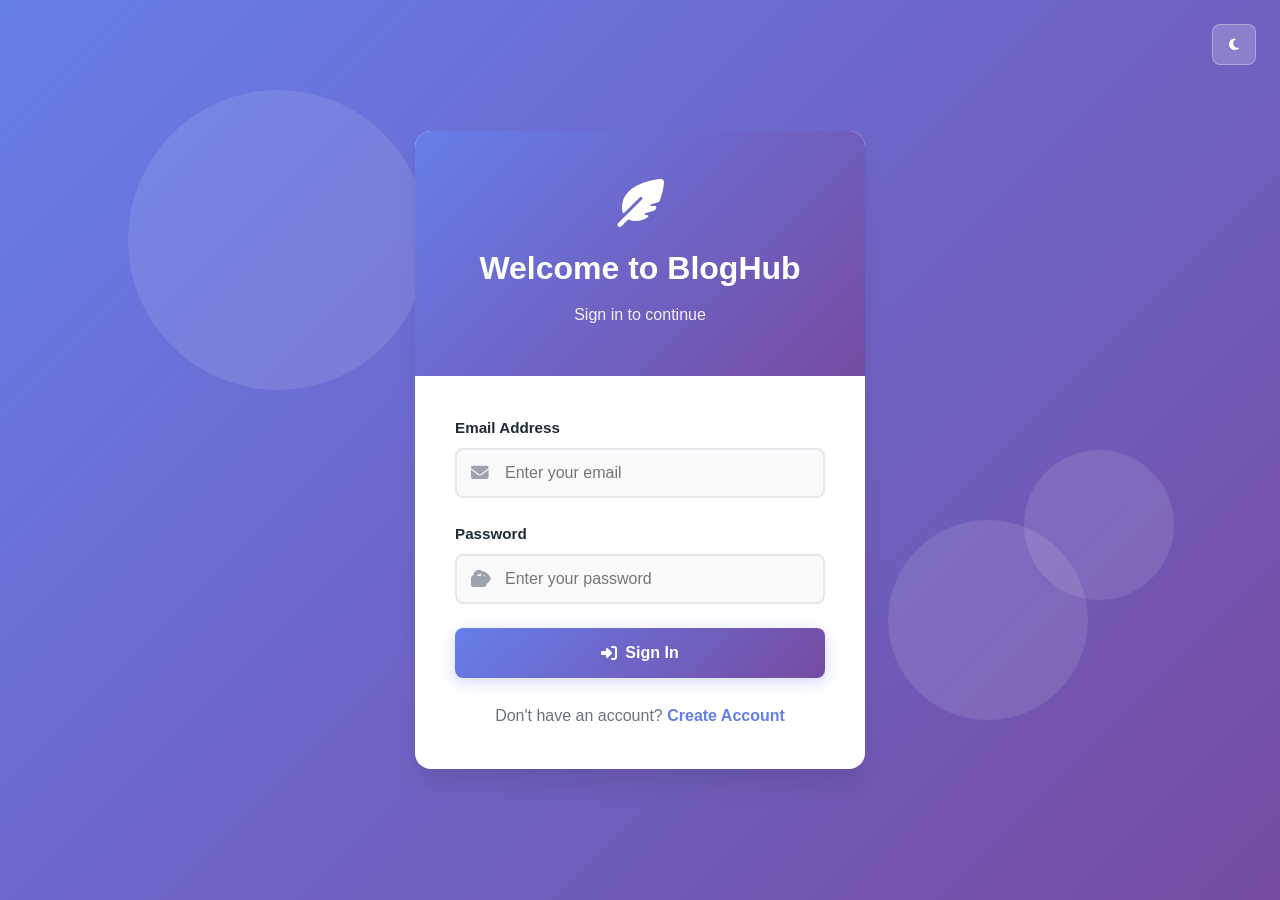
<file: src/main/resources/static/index.html>
<!DOCTYPE html>
<html lang="en">
  <head>
    <script>(function(){var t=localStorage.getItem('theme');if(t)document.documentElement.setAttribute('data-theme',t);})();</script>
    <meta charset="UTF-8" />
    <meta name="viewport" content="width=device-width, initial-scale=1.0" />
    <title>BlogHub - Home</title>
    <link rel="stylesheet" href="css/style.css" />
    <link
      href="https://cdnjs.cloudflare.com/ajax/libs/font-awesome/6.5.0/css/all.min.css"
      rel="stylesheet"
    />
  </head>
  <body>
    <!-- Navbar -->
    <header class="navbar">
      <div class="nav-container">
        <div class="nav-brand">
          <i class="fas fa-feather-alt"></i>
          <h1>BlogHub</h1>
        </div>
        <nav class="nav-menu">
          <a href="index.html" class="nav-link active">Home</a>
          <a href="posts.html" class="nav-link">All Posts</a>
          <a href="categories.html" class="nav-link">Categories</a>
          <a href="users.html" class="nav-link admin-only">Users</a>
          <a href="category-create.html" class="nav-link admin-only"
            >Create Category</a
          >
          <a href="post-create.html" class="nav-link">Create Post</a>
        </nav>
        <div class="nav-actions">
          <button class="theme-toggle" onclick="toggleTheme()">
            <i class="fas fa-moon"></i>
          </button>
        </div>
      </div>
    </header>

    <!-- Home Content -->
    <main class="main-content">
      <section class="hero-section">
        <div class="hero-content">
          <h1>Welcome to BlogHub</h1>
          <p>
            Discover amazing stories, insights, and ideas from our community
          </p>
          <a href="posts.html" class="hero-btn">
            <i class="fas fa-arrow-right"></i> Explore Posts
          </a>
        </div>
        <div class="hero-stats">
          <div class="stat-card">
            <div class="stat-number" id="total-posts">0</div>
            <div class="stat-label">Posts</div>
          </div>
          <div class="stat-card">
            <div class="stat-number" id="total-authors">0</div>
            <div class="stat-label">Authors</div>
          </div>
          <div class="stat-card">
            <div class="stat-number" id="total-categories">0</div>
            <div class="stat-label">Categories</div>
          </div>
        </div>
      </section>
      <section class="featured-posts">
        <h2>Featured Posts</h2>
        <div class="posts-grid" id="featured-posts-grid">
          <div class="loading-spinner">
            <i class="fas fa-spinner fa-spin"></i> Loading posts...
          </div>
        </div>
      </section>
    </main>

    <div id="toast" class="toast"></div>

    <script src="js/main.js"></script>
    <script src="js/home.js"></script>
    <script>
      //Check authentication on page load
      window.addEventListener("DOMContentLoaded", () => {
        if (!sessionStorage.getItem("userName")) {
          window.location.href = "login.html";
        }
        updateNavbar();
        applyRoleBasedUI();
      });
    </script>
  </body>
</html>
</file>
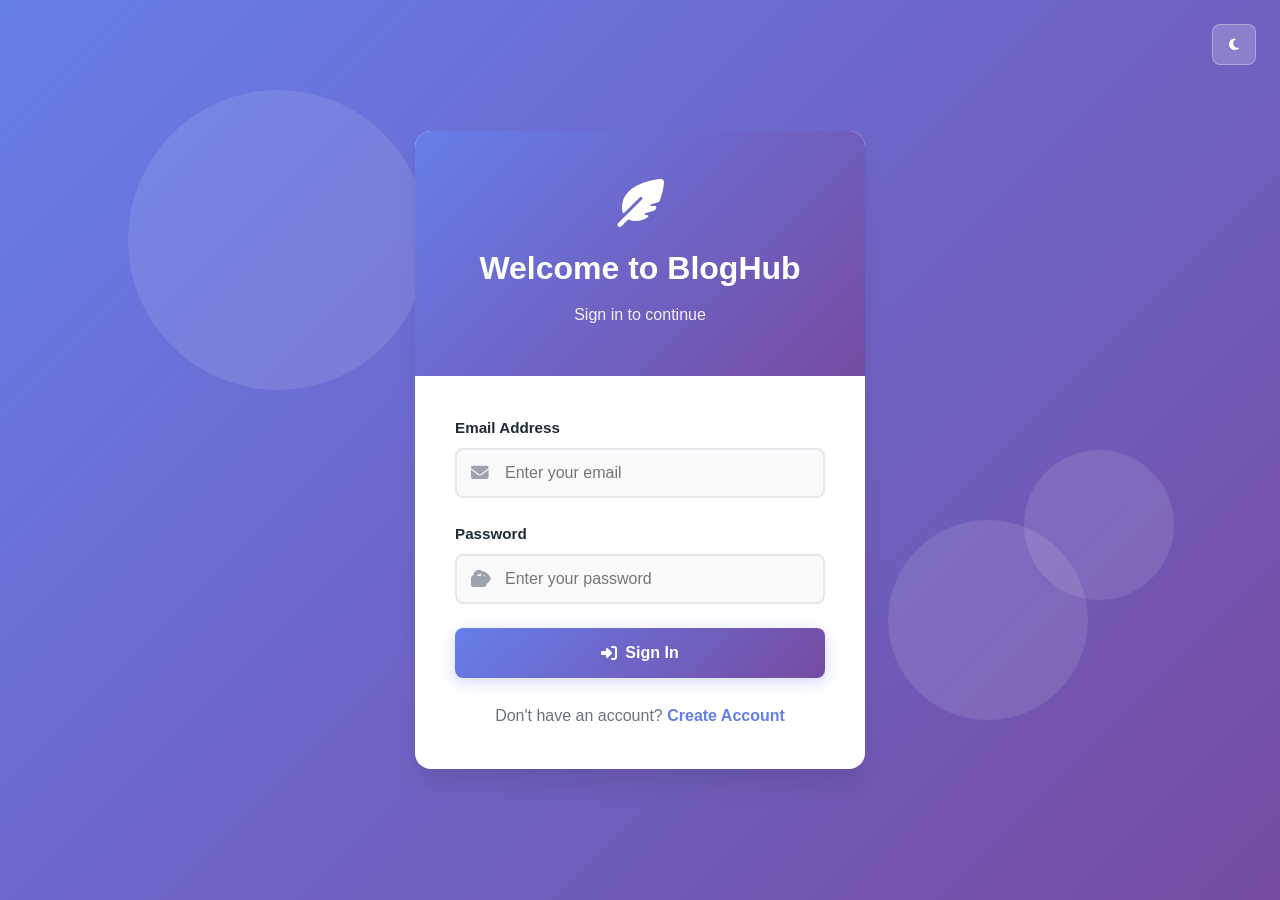
<file: src/main/resources/static/categories.html>
<!DOCTYPE html>
<html lang="en">
  <head>
    <script>(function(){var t=localStorage.getItem('theme');if(t)document.documentElement.setAttribute('data-theme',t);})();</script>
    <meta charset="UTF-8" />
    <meta name="viewport" content="width=device-width, initial-scale=1.0" />
    <title>Categories - BlogHub</title>
    <link rel="stylesheet" href="css/style.css" />
    <link
      href="https://cdnjs.cloudflare.com/ajax/libs/font-awesome/6.5.0/css/all.min.css"
      rel="stylesheet"
    />
    <style>
      .category-actions {
        display: flex;
        justify-content: space-between;
        align-items: center;
        margin: 1.5rem auto;
        max-width: 900px;
        gap: 1rem;
        flex-wrap: wrap;
      }

      .search-box {
        display: flex;
        flex: 1;
        max-width: 450px;
        background: var(--bg-secondary);
        border: 1px solid var(--border-color);
        border-radius: var(--radius-md);
        overflow: hidden;
      }

      .search-box input {
        flex: 1;
        padding: 0.7rem 1rem;
        border: none;
        outline: none;
        font-size: 1rem;
        background: transparent;
        color: var(--text-primary);
      }

      .search-box i {
        padding: 0.8rem 1rem;
        color: var(--text-muted);
      }

      .btn-create {
        padding: 0.7rem 1.2rem;
        background: var(--primary-color);
        color: #fff;
        border: none;
        border-radius: var(--radius-md);
        font-size: 1rem;
        cursor: pointer;
        transition: all 0.3s ease;
        white-space: nowrap;
        font-weight: 600;
      }

      .btn-create:hover {
        background: var(--primary-dark);
        transform: translateY(-2px);
      }

      .categories-grid {
        display: grid;
        grid-template-columns: repeat(auto-fill, minmax(250px, 1fr));
        gap: 1.5rem;
        padding: 1rem;
      }

      .category-card {
        background: var(--bg-primary);
        border-radius: var(--radius-lg);
        padding: 1.5rem;
        box-shadow: var(--shadow-md);
        text-align: center;
        transition: transform 0.2s ease, box-shadow 0.2s ease;
        border: 1px solid var(--border-color);
      }

      .category-card:hover {
        transform: translateY(-3px);
        box-shadow: var(--shadow-lg);
      }

      .category-card h3 {
        margin-bottom: 0.5rem;
        font-size: 1.2rem;
        color: var(--primary-color);
      }

      .category-card p {
        font-size: 0.95rem;
        color: var(--text-secondary);
        margin-bottom: 0.7rem;
      }

      .category-card span {
        display: block;
        margin-bottom: 0.7rem;
        color: var(--text-muted);
        font-size: 0.9rem;
      }

      .category-card .delete-btn {
        margin-top: 0.8rem;
        padding: 0.5rem 1rem;
        background: var(--danger-color);
        color: white;
        border: none;
        border-radius: var(--radius-md);
        cursor: pointer;
        font-size: 0.9rem;
        transition: all 0.3s ease;
      }

      .category-card .delete-btn:hover {
        background: #dc2626;
        transform: translateY(-2px);
      }
    </style>
  </head>
  <body>
    <!-- Navbar -->
    <header class="navbar">
      <div class="nav-container">
        <div class="nav-brand">
          <i class="fas fa-feather-alt"></i>
          <h1>BlogHub</h1>
        </div>
        <nav class="nav-menu">
          <a href="index.html" class="nav-link">Home</a>
          <a href="posts.html" class="nav-link">All Posts</a>
          <a href="categories.html" class="nav-link active">Categories</a>
          <a href="users.html" class="nav-link admin-only">Users</a>
          <a href="category-create.html" class="nav-link admin-only">Create Category</a>
          <a href="post-create.html" class="nav-link">Create Post</a>
        </nav>
        <div class="nav-actions">
          <button class="theme-toggle" onclick="toggleTheme()">
            <i class="fas fa-moon"></i>
          </button>
        </div>
      </div>
    </header>

    <!-- Main Content -->
    <main class="main-content">
      <section class="page-header">
        <h1>Categories</h1>
        <p>Explore posts by category and discover new topics</p>

        <div class="category-actions">
          <div class="search-box">
            <input
              type="text"
              id="search-category"
              placeholder="Search categories..."
            />
            <i class="fas fa-search"></i>
          </div>

          <button
            class="btn-create admin-only"
            onclick="window.location.href='category-create.html'"
          >
            <i class="fas fa-plus"></i> Create New Category
          </button>
        </div>
      </section>

      <section>
        <div class="categories-grid" id="categories-list">
          <div class="loading-spinner">
            <i class="fas fa-spinner fa-spin"></i>
            Loading categories...
          </div>
        </div>
      </section>
    </main>

    <div id="toast" class="toast"></div>

    <script src="js/main.js"></script>
    <script src="js/categories.js"></script>
    <script>
      // Check authentication on page load
      window.addEventListener('DOMContentLoaded', () => {
        if (!sessionStorage.getItem('userName')) {
          window.location.href = 'login.html';
        }
        updateNavbar();
        applyRoleBasedUI();
      });
    </script>
  </body>
</html>
</file>
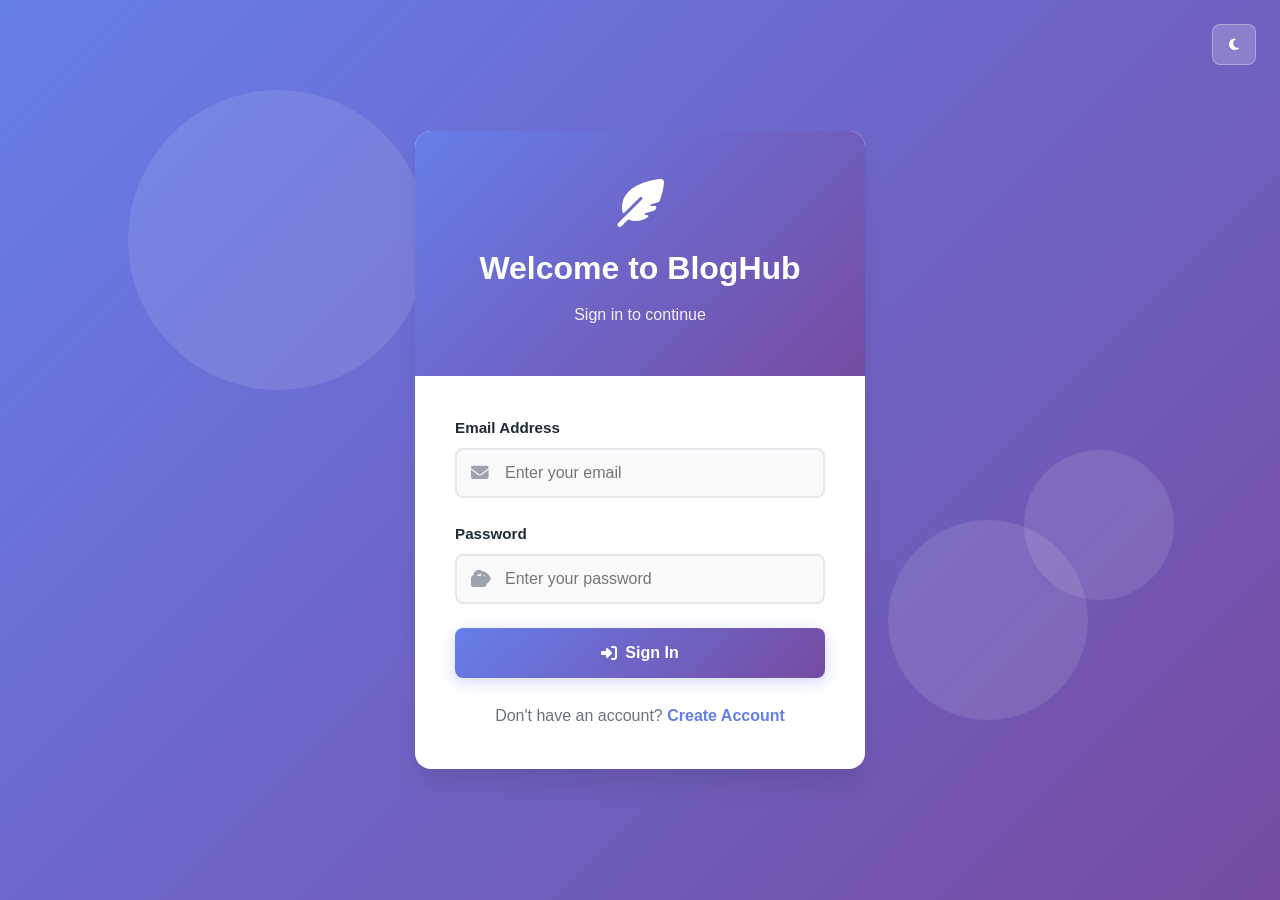
<file: src/main/resources/static/category-create.html>
<!DOCTYPE html>
<html lang="en">
  <head>
    <script>(function(){var t=localStorage.getItem('theme');if(t)document.documentElement.setAttribute('data-theme',t);})();</script>
    <meta charset="UTF-8" />
    <meta name="viewport" content="width=device-width, initial-scale=1.0" />
    <title>Create Category - BlogHub</title>
    <link rel="stylesheet" href="css/style.css" />
    <link
      href="https://cdnjs.cloudflare.com/ajax/libs/font-awesome/6.5.0/css/all.min.css"
      rel="stylesheet"
    />
    <style>
      .form-container {
        max-width: 600px;
        margin: 2rem auto;
        padding: 2.5rem;
        background: var(--bg-primary);
        border-radius: var(--radius-xl);
        box-shadow: var(--shadow-lg);
        border: 1px solid var(--border-color);
      }

      .form-container h2 {
        text-align: center;
        margin-bottom: 2rem;
        color: var(--primary-color);
        font-size: 2rem;
        font-weight: 700;
      }

      .form-group {
        margin-bottom: 1.5rem;
      }

      .form-group label {
        display: block;
        font-weight: 600;
        margin-bottom: 0.5rem;
        color: var(--text-primary);
        font-size: 0.95rem;
      }

      .form-group input,
      .form-group textarea {
        width: 100%;
        padding: 0.875rem 1rem;
        border: 2px solid var(--border-color);
        border-radius: var(--radius-md);
        font-size: 1rem;
        transition: all 0.3s ease;
        background: var(--bg-secondary);
        color: var(--text-primary);
        font-family: inherit;
      }

      .form-group textarea {
        min-height: 100px;
        resize: vertical;
      }

      .form-group input:focus,
      .form-group textarea:focus {
        border-color: var(--primary-color);
        box-shadow: 0 0 0 3px rgba(59, 130, 246, 0.1);
        outline: none;
        background: var(--bg-primary);
      }

      .btn-submit {
        margin-top: 1.5rem;
        width: 100%;
        padding: 1rem;
        background: var(--primary-color);
        color: white;
        border: none;
        border-radius: var(--radius-md);
        font-size: 1.1rem;
        font-weight: 600;
        cursor: pointer;
        transition: all 0.3s ease;
        display: flex;
        align-items: center;
        justify-content: center;
        gap: 0.5rem;
      }

      .btn-submit:hover {
        background: var(--primary-dark);
        transform: translateY(-2px);
        box-shadow: var(--shadow-md);
      }

      #alert-container {
        margin-bottom: 1.5rem;
      }

      .alert {
        padding: 0.875rem 1rem;
        border-radius: var(--radius-md);
        font-size: 0.95rem;
        margin-bottom: 1rem;
      }

      .alert.success {
        background: rgba(16, 185, 129, 0.1);
        border: 1px solid var(--secondary-color);
        color: var(--secondary-color);
      }

      .alert.error {
        background: rgba(239, 68, 68, 0.1);
        border: 1px solid var(--danger-color);
        color: var(--danger-color);
      }
    </style>
  </head>
  <body>
    <!-- Navbar -->
    <header class="navbar">
      <div class="nav-container">
        <div class="nav-brand">
          <i class="fas fa-feather-alt"></i>
          <h1>BlogHub</h1>
        </div>
        <nav class="nav-menu">
          <a href="index.html" class="nav-link">Home</a>
          <a href="posts.html" class="nav-link">All Posts</a>
          <a href="categories.html" class="nav-link">Categories</a>
          <a href="users.html" class="nav-link admin-only">Users</a>
          <a href="category-create.html" class="nav-link active admin-only">Create Category</a>
          <a href="post-create.html" class="nav-link">Create Post</a>
        </nav>
        <div class="nav-actions">
          <button class="theme-toggle" onclick="toggleTheme()">
            <i class="fas fa-moon"></i>
          </button>
        </div>
      </div>
    </header>

    <div id="toast" class="toast"></div>

    <!-- Main Content -->
    <main class="form-container">
      <h2><i class="fas fa-folder-plus"></i> Create New Category</h2>
      <div id="alert-container"></div>

      <form id="category-form">
        <div class="form-group">
          <label for="catName">Category Name</label>
          <input
            type="text"
            id="catName"
            required
            placeholder="Enter category name"
          />
        </div>

        <div class="form-group">
          <label for="descr">Description</label>
          <textarea
            id="descr"
            placeholder="Describe this category (optional)"
          ></textarea>
        </div>

        <button type="submit" class="btn-submit">
          <i class="fas fa-check"></i>
          <span>Create Category</span>
        </button>
      </form>
    </main>

    <script src="js/main.js"></script>
    <script src="js/category-create.js"></script>
    <script>
      // Check authentication on page load
      window.addEventListener('DOMContentLoaded', () => {
        if (!sessionStorage.getItem('userName')) {
          window.location.href = 'login.html';
        }
        
        // Check if user is admin
        if (sessionStorage.getItem('userRole') !== 'ADMIN') {
          alert('Access denied. Admin only.');
          window.location.href = 'index.html';
        }
        
        updateNavbar();
        applyRoleBasedUI();
      });
    </script>
  </body>
</html>
</file>
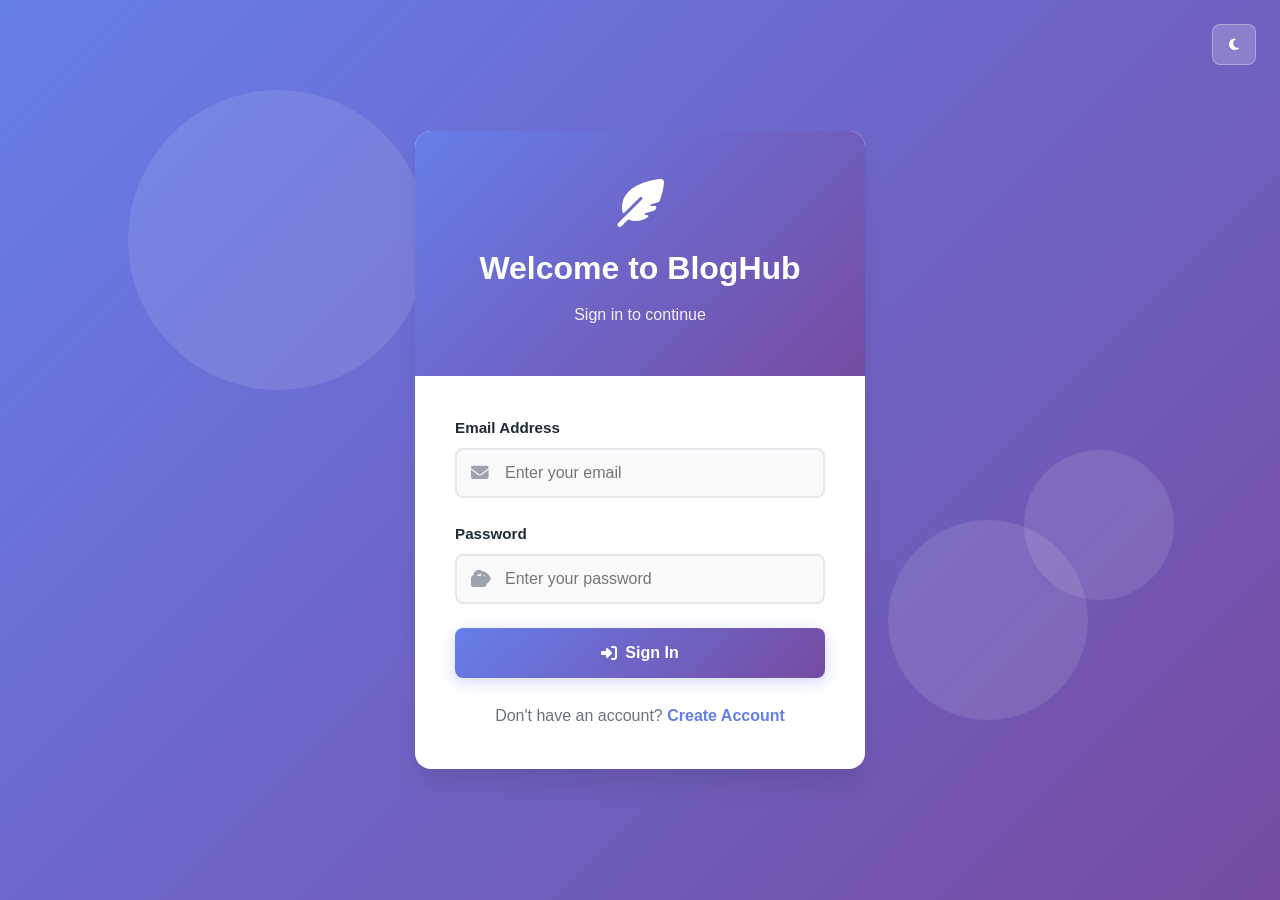
<file: src/main/resources/static/login.html>
<!DOCTYPE html>
<html lang="en">
<head>
    <script>(function(){var t=localStorage.getItem('theme');if(t)document.documentElement.setAttribute('data-theme',t);})();</script>
    <meta charset="UTF-8">
    <meta name="viewport" content="width=device-width, initial-scale=1.0">
    <title>BlogHub - Login</title>
    <link rel="stylesheet" href="css/style.css">
    <link href="https://cdnjs.cloudflare.com/ajax/libs/font-awesome/6.5.0/css/all.min.css" rel="stylesheet">
    <style>
        body {
            margin: 0;
            padding: 0;
        }

        .login-container {
            min-height: 100vh;
            display: flex;
            background: linear-gradient(135deg, #667eea 0%, #764ba2 100%);
            position: relative;
            overflow: hidden;
        }

        /* Animated background circles */
        .bg-circle {
            position: absolute;
            border-radius: 50%;
            background: rgba(255, 255, 255, 0.1);
            animation: float 20s infinite ease-in-out;
        }

        .circle1 { width: 300px; height: 300px; top: 10%; left: 10%; animation-delay: 0s; }
        .circle2 { width: 200px; height: 200px; bottom: 20%; right: 15%; animation-delay: 5s; }
        .circle3 { width: 150px; height: 150px; top: 50%; left: 80%; animation-delay: 10s; }

        @keyframes float {
            0%, 100% { transform: translateY(0) rotate(0deg); }
            50% { transform: translateY(-30px) rotate(180deg); }
        }

        .login-wrapper {
            flex: 1;
            display: flex;
            align-items: center;
            justify-content: center;
            padding: 2rem;
            position: relative;
            z-index: 1;
        }

        .login-card {
            background: var(--bg-primary);
            border-radius: var(--radius-xl);
            box-shadow: var(--shadow-xl);
            width: 100%;
            max-width: 450px;
            overflow: hidden;
            animation: slideUp 0.5s ease;
        }

        @keyframes slideUp {
            from {
                opacity: 0;
                transform: translateY(30px);
            }
            to {
                opacity: 1;
                transform: translateY(0);
            }
        }

        .login-header {
            background: linear-gradient(135deg, #667eea 0%, #764ba2 100%);
            padding: 3rem 2rem;
            text-align: center;
            color: white;
        }

        .login-header i {
            font-size: 3rem;
            margin-bottom: 1rem;
        }

        .login-header h1 {
            font-size: 2rem;
            font-weight: 700;
            margin-bottom: 0.5rem;
        }

        .login-header p {
            opacity: 0.9;
            font-size: 1rem;
        }

        .login-body {
            padding: 2.5rem;
        }

        .form-group {
            margin-bottom: 1.5rem;
        }

        .form-group label {
            display: block;
            color: var(--text-primary);
            font-weight: 600;
            margin-bottom: 0.5rem;
            font-size: 0.95rem;
        }

        .input-wrapper {
            position: relative;
        }

        .input-wrapper i {
            position: absolute;
            left: 1rem;
            top: 50%;
            transform: translateY(-50%);
            color: var(--text-muted);
            font-size: 1.1rem;
        }

        .form-group input {
            width: 100%;
            padding: 0.875rem 1rem 0.875rem 3rem;
            border: 2px solid var(--border-color);
            border-radius: var(--radius-md);
            background: var(--bg-secondary);
            color: var(--text-primary);
            font-size: 1rem;
            transition: all 0.3s ease;
        }

        .form-group input:focus {
            outline: none;
            border-color: #667eea;
            background: var(--bg-primary);
            box-shadow: 0 0 0 3px rgba(102, 126, 234, 0.1);
        }

        .password-toggle {
            position: absolute;
            right: 1rem;
            top: 50%;
            transform: translateY(-50%);
            color: var(--text-muted);
            cursor: pointer;
            font-size: 1.1rem;
            transition: color 0.3s ease;
        }

        .password-toggle:hover {
            color: #667eea;
        }

        .btn-login {
            width: 100%;
            padding: 1rem;
            background: linear-gradient(135deg, #667eea 0%, #764ba2 100%);
            color: white;
            border: none;
            border-radius: var(--radius-md);
            font-size: 1rem;
            font-weight: 600;
            cursor: pointer;
            transition: all 0.3s ease;
            box-shadow: 0 4px 15px rgba(102, 126, 234, 0.3);
            display: flex;
            align-items: center;
            justify-content: center;
            gap: 0.5rem;
        }

        .btn-login:hover {
            transform: translateY(-2px);
            box-shadow: 0 6px 20px rgba(102, 126, 234, 0.4);
        }

        .btn-login:disabled {
            opacity: 0.6;
            cursor: not-allowed;
            transform: none;
        }

        .alert {
            padding: 0.875rem 1rem;
            border-radius: var(--radius-md);
            margin-bottom: 1.5rem;
            font-size: 0.95rem;
            display: none;
            animation: slideIn 0.3s ease;
        }

        @keyframes slideIn {
            from { opacity: 0; transform: translateY(-10px); }
            to { opacity: 1; transform: translateY(0); }
        }

        .alert.show {
            display: flex;
            align-items: center;
            gap: 0.5rem;
        }

        .alert.error {
            background: rgba(239, 68, 68, 0.1);
            border: 1px solid var(--danger-color);
            color: var(--danger-color);
        }

        .alert.success {
            background: rgba(16, 185, 129, 0.1);
            border: 1px solid var(--secondary-color);
            color: var(--secondary-color);
        }

        .divider {
            text-align: center;
            margin: 1.5rem 0;
            color: var(--text-muted);
            font-size: 0.9rem;
        }

        .register-link {
            text-align: center;
            padding-top: 1.5rem;
            border-top: 1px solid var(--border-color);
            color: var(--text-secondary);
        }

        .register-link a {
            color: #667eea;
            text-decoration: none;
            font-weight: 600;
            transition: color 0.3s ease;
        }

        .register-link a:hover {
            color: #764ba2;
        }

        .theme-toggle-login {
            position: fixed;
            top: 1.5rem;
            right: 1.5rem;
            background: rgba(255, 255, 255, 0.2);
            backdrop-filter: blur(10px);
            border: 1px solid rgba(255, 255, 255, 0.3);
            border-radius: var(--radius-md);
            padding: 0.75rem 1rem;
            cursor: pointer;
            color: white;
            transition: all 0.3s ease;
            z-index: 100;
        }

        .theme-toggle-login:hover {
            background: rgba(255, 255, 255, 0.3);
        }

        @media (max-width: 480px) {
            .login-body {
                padding: 2rem 1.5rem;
            }

            .login-header {
                padding: 2rem 1.5rem;
            }

            .login-header h1 {
                font-size: 1.5rem;
            }
        }
    </style>
</head>
<body>
    <div class="login-container">
        <div class="bg-circle circle1"></div>
        <div class="bg-circle circle2"></div>
        <div class="bg-circle circle3"></div>

        <button class="theme-toggle-login" onclick="toggleTheme()">
            <i class="fas fa-moon"></i>
        </button>

        <div class="login-wrapper">
            <div class="login-card">
                <div class="login-header">
                    <i class="fas fa-feather-alt"></i>
                    <h1>Welcome to BlogHub</h1>
                    <p>Sign in to continue</p>
                </div>

                <div class="login-body">
                    <div id="alert" class="alert"></div>

                    <form id="loginForm">
                        <div class="form-group">
                            <label for="email">Email Address</label>
                            <div class="input-wrapper">
                                <i class="fas fa-envelope"></i>
                                <input
                                    type="email"
                                    id="email"
                                    placeholder="Enter your email"
                                    required
                                    autocomplete="email"
                                >
                            </div>
                        </div>

                        <div class="form-group">
                            <label for="password">Password</label>
                            <div class="input-wrapper">
                                <i class="fas fa-lock"></i>
                                <input
                                    type="password"
                                    id="password"
                                    placeholder="Enter your password"
                                    required
                                    autocomplete="current-password"
                                >
                                <i class="fas fa-eye password-toggle" id="togglePassword"></i>
                            </div>
                        </div>

                        <button type="submit" class="btn-login" id="loginBtn">
                            <i class="fas fa-sign-in-alt"></i>
                            <span>Sign In</span>
                        </button>
                    </form>

                    <div class="register-link">
                        Don't have an account? <a href="register.html">Create Account</a>
                    </div>
                </div>
            </div>
        </div>
    </div>

    <script src="js/main.js"></script>
    <script>
        // Initialize theme
        initTheme();

        // Password toggle
        document.getElementById('togglePassword').addEventListener('click', function() {
            const password = document.getElementById('password');
            const icon = this;
            
            if (password.type === 'password') {
                password.type = 'text';
                icon.classList.remove('fa-eye');
                icon.classList.add('fa-eye-slash');
            } else {
                password.type = 'password';
                icon.classList.remove('fa-eye-slash');
                icon.classList.add('fa-eye');
            }
        });

        // Login form submission
        document.getElementById('loginForm').addEventListener('submit', async (e) => {
            e.preventDefault();

            const email = document.getElementById('email').value;
            const password = document.getElementById('password').value;
            const loginBtn = document.getElementById('loginBtn');
            const alert = document.getElementById('alert');

            // Disable button
            loginBtn.disabled = true;
            loginBtn.innerHTML = '<i class="fas fa-spinner fa-spin"></i> <span>Signing In...</span>';

            try {
                const response = await fetch('http://localhost:8082/api/auth/login', {
                    method: 'POST',
                    headers: { 'Content-Type': 'application/json' },
                    credentials: 'include', // ← Important: Receive and store session cookie
                    body: JSON.stringify({ email, password })
                });

                if (!response.ok) {
                    throw new Error('Invalid email or password');
                }

                const data = await response.json();

                // Save user info (session cookie is automatically stored by browser)
                sessionStorage.setItem('userId', data.id);
                sessionStorage.setItem('userName', data.name);
                sessionStorage.setItem('userEmail', data.email);
                sessionStorage.setItem('userRole', data.role);

                // Show success
                alert.innerHTML = '<i class="fas fa-check-circle"></i> Login successful! Redirecting...';
                alert.className = 'alert success show';

                // Redirect
                setTimeout(() => {
                    window.location.href = 'index.html';
                }, 1000);

            } catch (error) {
                console.error('Login error:', error);
                alert.innerHTML = '<i class="fas fa-exclamation-circle"></i> ' + error.message;
                alert.className = 'alert error show';

                // Re-enable button
                loginBtn.disabled = false;
                loginBtn.innerHTML = '<i class="fas fa-sign-in-alt"></i> <span>Sign In</span>';
            }
        });
    </script>
</body>
</html>
</file>
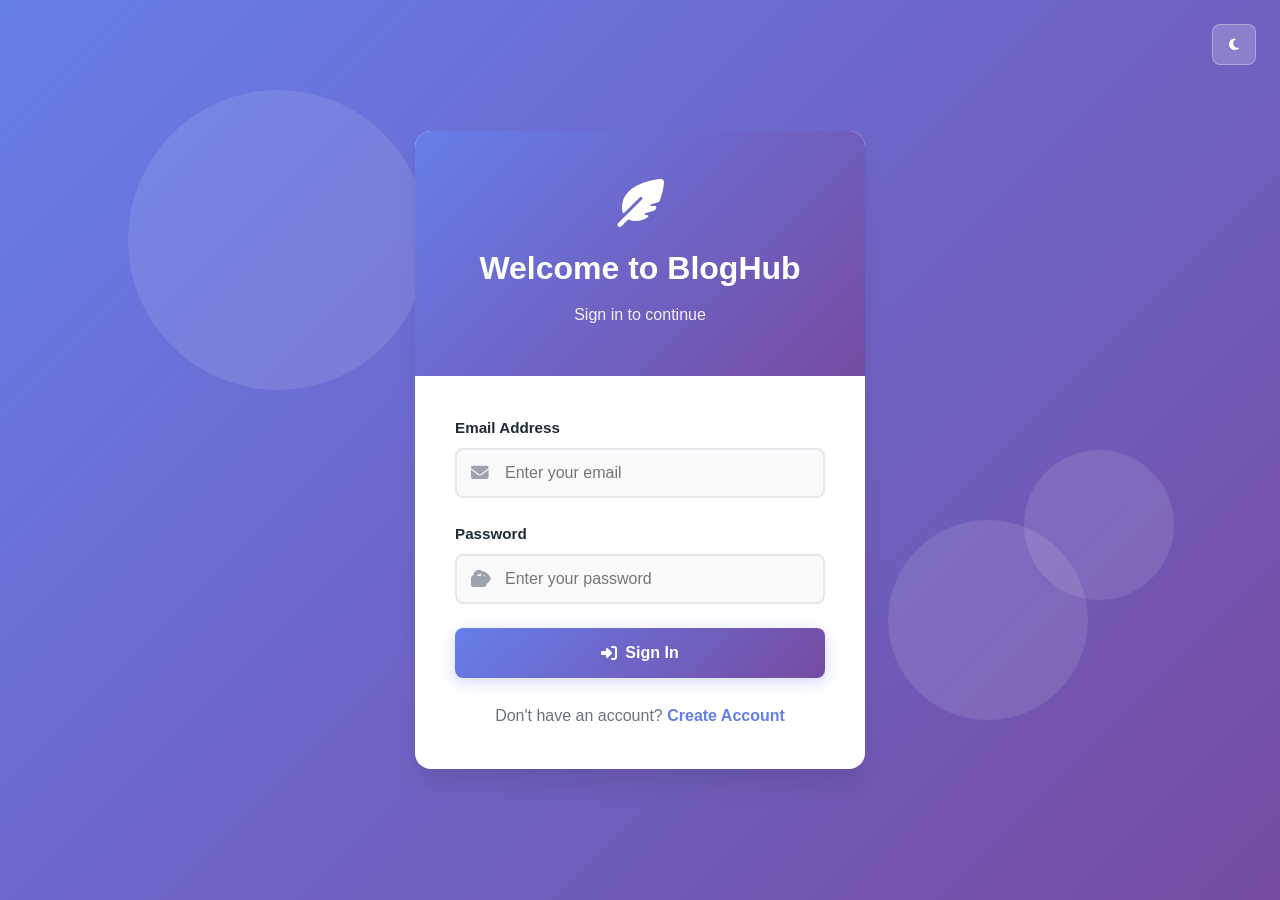
<file: src/main/resources/static/post-create.html>
<!DOCTYPE html>
<html lang="en">
  <head>
    <script>(function(){var t=localStorage.getItem('theme');if(t)document.documentElement.setAttribute('data-theme',t);})();</script>
    <meta charset="UTF-8" />
    <meta name="viewport" content="width=device-width, initial-scale=1.0" />
    <title>BlogHub - Create Post</title>
    <link rel="stylesheet" href="css/style.css" />
    <link
      href="https://cdnjs.cloudflare.com/ajax/libs/font-awesome/6.5.0/css/all.min.css"
      rel="stylesheet"
    />
    <style>
      .form-container {
        max-width: 700px;
        margin: 2rem auto;
        padding: 2.5rem;
        background: var(--bg-primary);
        border-radius: var(--radius-xl);
        box-shadow: var(--shadow-lg);
        border: 1px solid var(--border-color);
      }

      .form-container h2 {
        text-align: center;
        margin-bottom: 2rem;
        color: var(--primary-color);
        font-size: 2rem;
        font-weight: 700;
      }

      .form-group {
        margin-bottom: 1.5rem;
      }

      .form-group label {
        display: block;
        font-weight: 600;
        margin-bottom: 0.5rem;
        color: var(--text-primary);
        font-size: 0.95rem;
      }

      .form-group input,
      .form-group textarea,
      .form-group select {
        width: 100%;
        padding: 0.875rem 1rem;
        border: 2px solid var(--border-color);
        border-radius: var(--radius-md);
        font-size: 1rem;
        transition: all 0.3s ease;
        background: var(--bg-secondary);
        color: var(--text-primary);
        font-family: inherit;
      }

      .form-group textarea {
        min-height: 150px;
        resize: vertical;
      }

      .form-group input:focus,
      .form-group textarea:focus,
      .form-group select:focus {
        border-color: var(--primary-color);
        box-shadow: 0 0 0 3px rgba(59, 130, 246, 0.1);
        outline: none;
        background: var(--bg-primary);
      }

      .btn-submit {
        margin-top: 1.5rem;
        width: 100%;
        padding: 1rem;
        background: var(--primary-color);
        color: white;
        border: none;
        border-radius: var(--radius-md);
        font-size: 1.1rem;
        font-weight: 600;
        cursor: pointer;
        transition: all 0.3s ease;
        display: flex;
        align-items: center;
        justify-content: center;
        gap: 0.5rem;
      }

      .btn-submit:hover {
        background: var(--primary-dark);
        transform: translateY(-2px);
        box-shadow: var(--shadow-md);
      }
    </style>
  </head>
  <body>
    <!-- Navbar -->
    <header class="navbar">
      <div class="nav-container">
        <div class="nav-brand">
          <i class="fas fa-feather-alt"></i>
          <h1>BlogHub</h1>
        </div>
        <nav class="nav-menu">
          <a href="index.html" class="nav-link">Home</a>
          <a href="posts.html" class="nav-link">All Posts</a>
          <a href="categories.html" class="nav-link">Categories</a>
          <a href="users.html" class="nav-link admin-only">Users</a>
          <a href="category-create.html" class="nav-link admin-only">Create Category</a>
          <a href="post-create.html" class="nav-link active">Create Post</a>
        </nav>
        <div class="nav-actions">
          <button class="theme-toggle" onclick="toggleTheme()">
            <i class="fas fa-moon"></i>
          </button>
        </div>
      </div>
    </header>

    <div id="toast" class="toast"></div>

    <main class="form-container">
      <h2><i class="fas fa-pen"></i> Create New Post</h2>

      <form id="post-form">
        <div class="form-group">
          <label for="title">Post Title</label>
          <input type="text" id="title" placeholder="Enter post title" required />
        </div>

        <div class="form-group">
          <label for="content">Content</label>
          <textarea
            id="content"
            placeholder="Write your post content here..."
            required
          ></textarea>
        </div>

        <div class="form-group">
          <label for="category">Category</label>
          <select id="category" required>
            <option value="">-- Select Category --</option>
          </select>
        </div>

        <div class="form-group">
          <label for="author">Author</label>
          <select id="author" required>
            <option value="">-- Select Author --</option>
          </select>
        </div>

        <button type="submit" class="btn-submit">
          <i class="fas fa-check"></i>
          <span>Create Post</span>
        </button>
      </form>
    </main>

    <script src="js/main.js"></script>
    <script src="js/post-create.js"></script>
    <script>
      // Check authentication on page load
      window.addEventListener('DOMContentLoaded', () => {
        if (!sessionStorage.getItem('userName')) {
          window.location.href = 'login.html';
        }
        updateNavbar();
        applyRoleBasedUI();
      });
    </script>
  </body>
</html>
</file>
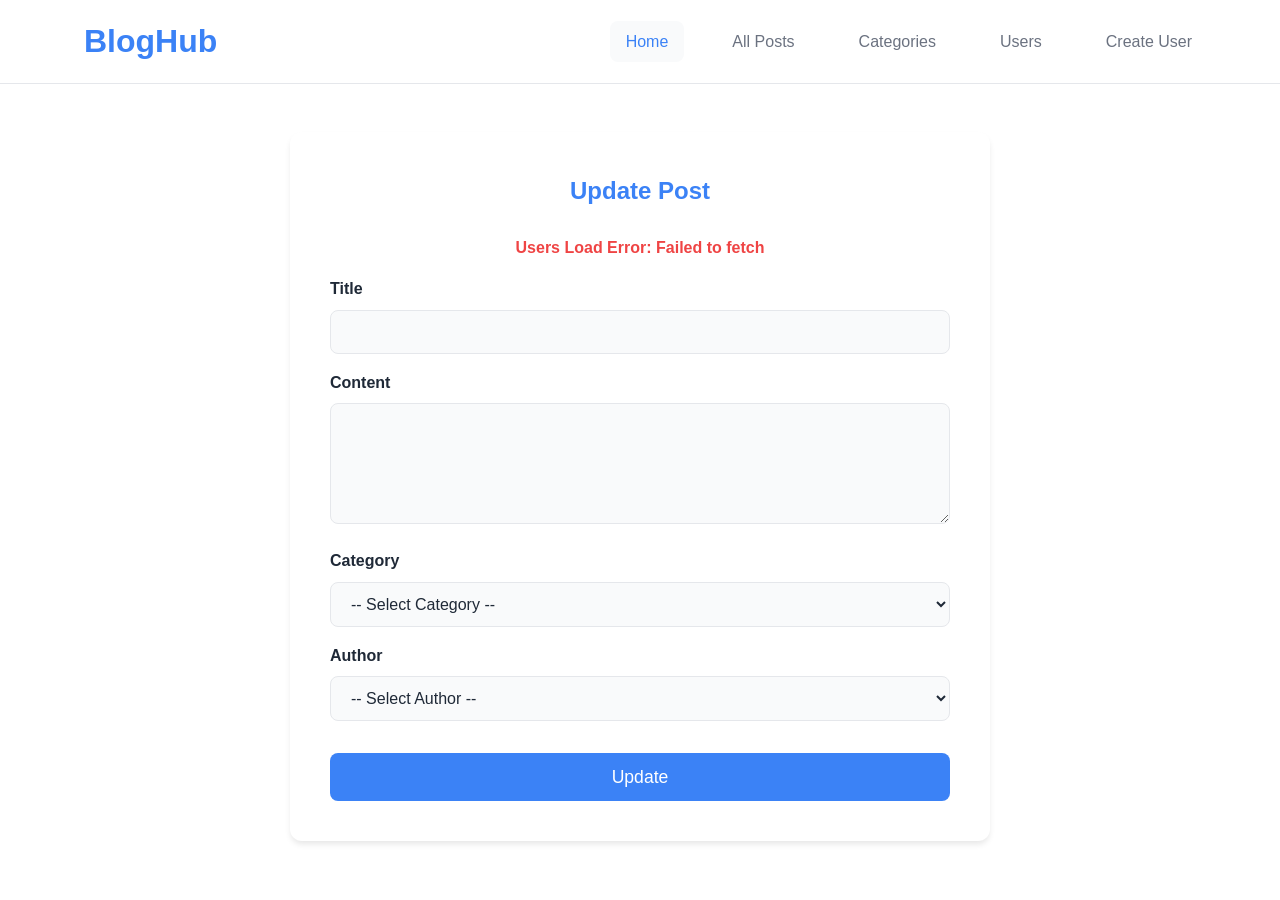
<file: src/main/resources/static/post-update.html>
<!DOCTYPE html>
<html lang="en">
  <head>
    <script>(function(){var t=localStorage.getItem('theme');if(t)document.documentElement.setAttribute('data-theme',t);})();</script>
    <meta charset="UTF-8" />
    <meta name="viewport" content="width=device-width, initial-scale=1.0" />
    <title>Update Post</title>
    <link rel="stylesheet" href="css/style.css" />
    <style>
      /* Form Container */
      .form-container {
        max-width: 700px;
        margin: 3rem auto;
        padding: 2.5rem;
        background: var(--bg-primary);
        border-radius: var(--radius-lg);
        box-shadow: var(--shadow-md);
      }

      .form-container h2 {
        text-align: center;
        margin-bottom: 1.5rem;
        color: var(--primary-color);
      }

      label {
        display: block;
        font-weight: 600;
        margin-top: 1rem;
        margin-bottom: 0.5rem;
      }

      input,
      textarea,
      select {
        width: 100%;
        padding: 0.75rem 1rem;
        border: 1px solid var(--border-color);
        border-radius: var(--radius-md);
        font-size: 1rem;
        transition: border-color 0.3s, box-shadow 0.3s;
        background: var(--bg-secondary);
        color: var(--text-primary);
      }

      input:focus,
      textarea:focus,
      select:focus {
        border-color: var(--primary-color);
        box-shadow: 0 0 0 3px rgba(59, 130, 246, 0.1);
        outline: none;
      }

      button {
        margin-top: 2rem;
        width: 100%;
        padding: 0.85rem;
        background-color: var(--primary-color);
        color: #fff;
        border: none;
        border-radius: var(--radius-md);
        font-size: 1.1rem;
        cursor: pointer;
        transition: background-color 0.3s;
      }

      button:hover {
        background-color: var(--primary-dark);
      }

      #alert-container {
        margin-bottom: 1rem;
        text-align: center;
        font-weight: 600;
      }

      .alert-success {
        color: var(--secondary-color);
      }
      .alert-error {
        color: var(--danger-color);
      }
    </style>
  </head>
  <body>
    <!-- Navbar -->
    <header class="navbar">
      <div class="nav-container">
        <div class="nav-brand">
          <i class="fas fa-feather-alt"></i>
          <h1>BlogHub</h1>
        </div>
        <nav class="nav-menu">
          <a href="index.html" class="nav-link active">Home</a>
          <a href="posts.html" class="nav-link">All Posts</a>
          <a href="categories.html" class="nav-link">Categories</a>
          <a href="users.html" class="nav-link">Users</a>
          <a href="user-create.html" class="nav-link">Create User</a>
        </nav>
      </div>
    </header>

    <!--From-->
    <main class="form-container">
      <h2>Update Post</h2>
      <div id="alert-container"></div>

      <form id="update-post-form">
        <input type="hidden" id="postId" />

        <label>Title</label>
        <input type="text" id="title" required />

        <label>Content</label>
        <textarea id="content" rows="5" required></textarea>

        <label>Category</label>
        <select id="category" required>
          <option value="">-- Select Category --</option>
        </select>

        <label>Author</label>
        <select id="author" required>
          <option value="">-- Select Author --</option>
        </select>

        <button type="submit">Update</button>
      </form>
    </main>

    <script>
      const BASE_URL = "http://localhost:8082/api";

      document.addEventListener("DOMContentLoaded", async () => {
        const urlParams = new URLSearchParams(window.location.search);
        const postId = urlParams.get("id");

        const form = document.getElementById("update-post-form");
        const alertContainer = document.getElementById("alert-container");

        const categorySelect = document.getElementById("category");
        const authorSelect = document.getElementById("author");

        let postData = null;

        // Fetch post details
        async function loadPost() {
          try {
            const res = await fetch(`${BASE_URL}/posts/${postId}`);
            if (!res.ok) throw new Error("Failed to fetch post data");
            postData = await res.json();

            document.getElementById("postId").value = postData.id;
            document.getElementById("title").value = postData.title;
            document.getElementById("content").value = postData.content;
          } catch (err) {
            showAlert(`Post Load Error: ${err.message}`, "error");
          }
        }

        // Fetch categories
        async function loadCategories() {
          try {
            const res = await fetch(`${BASE_URL}/categories`);
            if (!res.ok) throw new Error("Failed to fetch categories");
            const categories = await res.json();

            categories.forEach((cat) => {
              const option = document.createElement("option");
              option.value = cat.id;
              option.textContent = cat.catName || cat.name;
              categorySelect.appendChild(option);
            });

            if (postData) categorySelect.value = postData.categoryId;
          } catch (err) {
            showAlert(`Category Load Error: ${err.message}`, "error");
          }
        }

        // Fetch users
        async function loadAuthors() {
          try {
            const res = await fetch(`${BASE_URL}/users`);
            if (!res.ok) throw new Error("Failed to fetch users");
            const users = await res.json();

            users.forEach((user) => {
              const option = document.createElement("option");
              option.value = user.id;
              option.textContent = user.name;
              authorSelect.appendChild(option);
            });

            if (postData) authorSelect.value = postData.authorId;
          } catch (err) {
            showAlert(`Users Load Error: ${err.message}`, "error");
          }
        }

        function showAlert(message, type = "success") {
          alertContainer.innerHTML = `<div class="alert-${type}">${message}</div>`;
          setTimeout(() => (alertContainer.innerHTML = ""), 3000);
        }

        // Handle form submit
        form.addEventListener("submit", async (e) => {
          e.preventDefault();

          const payload = {
            title: document.getElementById("title").value.trim(),
            content: document.getElementById("content").value.trim(),
            categoryId: parseInt(categorySelect.value),
            authorId: parseInt(authorSelect.value),
          };

          try {
            const res = await fetch(`${BASE_URL}/posts/${postId}`, {
              method: "PUT",
              headers: { "Content-Type": "application/json" },
              body: JSON.stringify(payload),
            });

            if (!res.ok) {
              const errData = await res.json();
              throw new Error(errData.message || "Failed to update post");
            }

            showAlert("Post updated successfully!", "success");
            setTimeout(() => (window.location.href = "posts.html"), 1500);
          } catch (err) {
            showAlert(`Update Error: ${err.message}`, "error");
          }
        });

        // Load post first, then categories and users
        await loadPost();
        await loadCategories();
        await loadAuthors();
      });
    </script>
  </body>
</html>
</file>
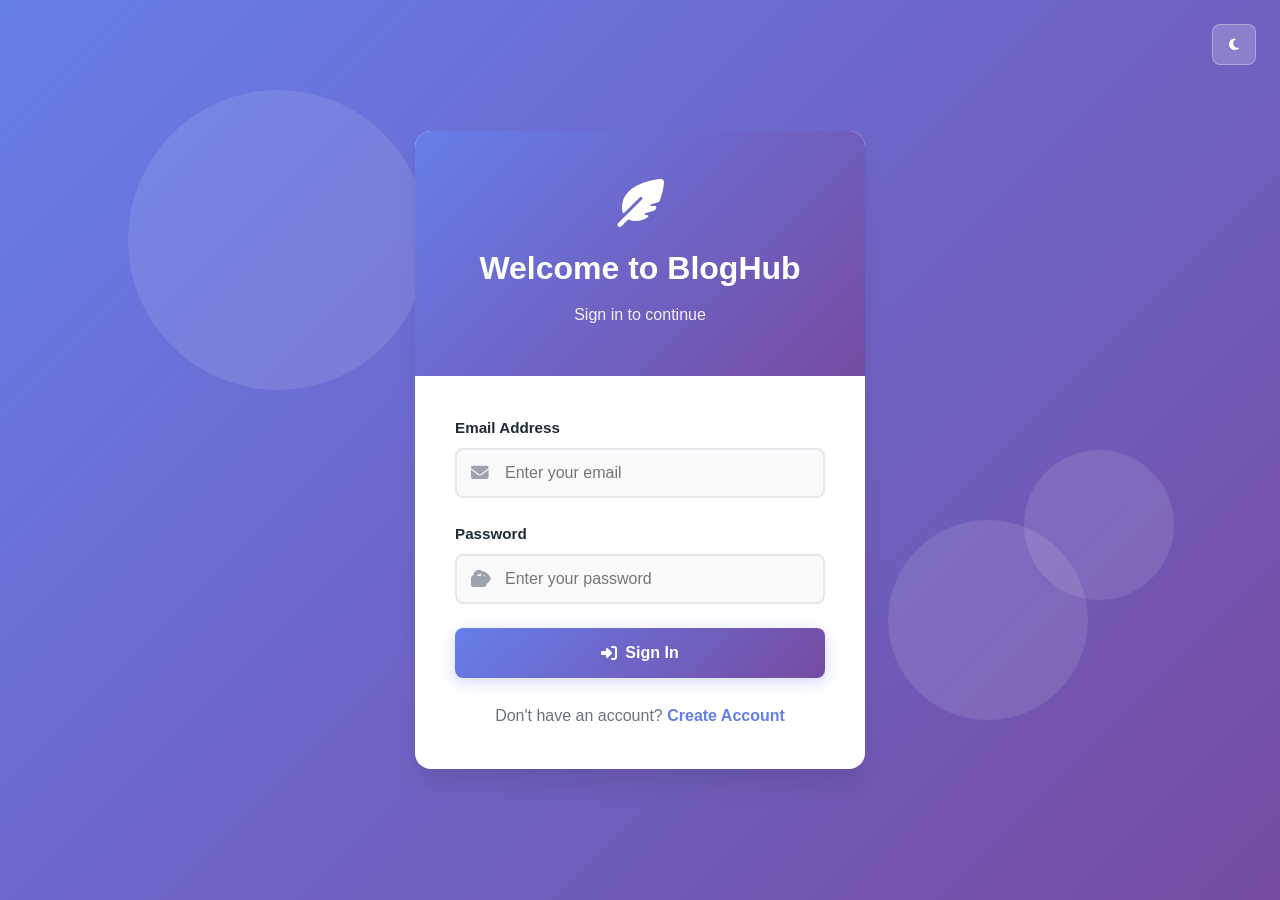
<file: src/main/resources/static/post.html>
<!DOCTYPE html>
<html lang="en">
  <head>
    <script>(function(){var t=localStorage.getItem('theme');if(t)document.documentElement.setAttribute('data-theme',t);})();</script>
    <meta charset="UTF-8" />
    <meta name="viewport" content="width=device-width, initial-scale=1.0" />
    <title>BlogHub - Post</title>
    <link rel="stylesheet" href="css/style.css" />
    <link
      href="https://cdnjs.cloudflare.com/ajax/libs/font-awesome/6.5.0/css/all.min.css"
      rel="stylesheet"
    />
    <style>
      .post-container {
        display: flex;
        justify-content: center;
        padding: 2rem;
      }

      .post-card {
        max-width: 900px;
        width: 100%;
        background: var(--bg-primary);
        border-radius: var(--radius-xl);
        padding: 3rem;
        box-shadow: var(--shadow-xl);
        border: 1px solid var(--border-color);
      }

      .post-meta {
        display: flex;
        justify-content: space-between;
        align-items: center;
        font-size: 0.9rem;
        color: var(--text-muted);
        margin-bottom: 1.5rem;
        padding-bottom: 1rem;
        border-bottom: 1px solid var(--border-color);
      }

      .post-category {
        background: var(--primary-color);
        color: white;
        padding: 0.4rem 0.8rem;
        border-radius: var(--radius-sm);
        font-weight: 600;
        font-size: 0.85rem;
      }

      .post-title {
        font-size: 2.5rem;
        font-weight: 700;
        margin-bottom: 1.5rem;
        color: var(--text-primary);
        line-height: 1.2;
      }

      .post-content {
        line-height: 1.8;
        font-size: 1.1rem;
        color: var(--text-secondary);
        margin-bottom: 2rem;
        white-space: pre-wrap;
      }

      .post-author {
        font-size: 1rem;
        color: var(--text-primary);
        margin-bottom: 2rem;
        padding: 1.5rem;
        background: var(--bg-secondary);
        border-radius: var(--radius-md);
        border-left: 4px solid var(--primary-color);
      }

      .post-author strong {
        color: var(--primary-color);
      }

      .post-actions {
        display: flex;
        gap: 1rem;
        flex-wrap: wrap;
      }

      .btn {
        padding: 0.75rem 1.5rem;
        border: none;
        border-radius: var(--radius-md);
        cursor: pointer;
        font-weight: 600;
        font-size: 1rem;
        transition: all 0.3s ease;
        display: inline-flex;
        align-items: center;
        gap: 0.5rem;
      }

      .btn-secondary {
        background: var(--bg-tertiary);
        color: var(--text-primary);
        border: 1px solid var(--border-color);
      }
      
      .btn-secondary:hover {
        background: var(--bg-secondary);
        transform: translateY(-2px);
      }

      .btn-edit {
        background: var(--secondary-color);
        color: white;
      }
      
      .btn-edit:hover {
        background: #0d9668;
        transform: translateY(-2px);
      }

      .btn-danger {
        background: var(--danger-color);
        color: white;
      }
      
      .btn-danger:hover {
        background: #dc2626;
        transform: translateY(-2px);
      }
    </style>
  </head>
  <body>
    <!-- Navbar -->
    <header class="navbar">
      <div class="nav-container">
        <div class="nav-brand">
          <i class="fas fa-feather-alt"></i>
          <h1>BlogHub</h1>
        </div>
        <nav class="nav-menu">
          <a href="index.html" class="nav-link">Home</a>
          <a href="posts.html" class="nav-link active">All Posts</a>
          <a href="categories.html" class="nav-link">Categories</a>
          <a href="users.html" class="nav-link admin-only">Users</a>
          <a href="category-create.html" class="nav-link admin-only">Create Category</a>
          <a href="post-create.html" class="nav-link">Create Post</a>
        </nav>
        <div class="nav-actions">
          <button class="theme-toggle" onclick="toggleTheme()">
            <i class="fas fa-moon"></i>
          </button>
        </div>
      </div>
    </header>

    <div id="toast" class="toast"></div>

    <!-- Post Content -->
    <main class="post-container">
      <div class="post-card" id="single-post">
        <div class="post-info">
          <div class="post-meta">
            <span class="post-category" id="post-category">Loading...</span>
            <span class="post-date" id="post-date">Loading...</span>
          </div>
          <h1 class="post-title" id="post-title">Loading...</h1>
          <div class="post-content" id="post-content">Loading post content...</div>
          <div class="post-author">
            <strong><i class="fas fa-user"></i> Author:</strong> 
            <span id="post-author">Loading...</span>
          </div>
          <div class="post-actions">
            <button id="back-posts" class="btn btn-secondary" onclick="window.location.href='posts.html'">
              <i class="fas fa-arrow-left"></i> Back to Posts
            </button>
            <button id="edit-post" class="btn btn-edit" style="display: none;">
              <i class="fas fa-edit"></i> Edit Post
            </button>
            <button id="delete-post" class="btn btn-danger admin-only" style="display: none;">
              <i class="fas fa-trash"></i> Delete Post
            </button>
          </div>
        </div>
      </div>
    </main>

    <script src="js/main.js"></script>
    <script src="js/post.js"></script>
    <script>
      // Check authentication on page load
      window.addEventListener('DOMContentLoaded', () => {
        if (!sessionStorage.getItem('userName')) {
          window.location.href = 'login.html';
        }
        updateNavbar();
        applyRoleBasedUI();
      });
    </script>
  </body>
</html>
</file>
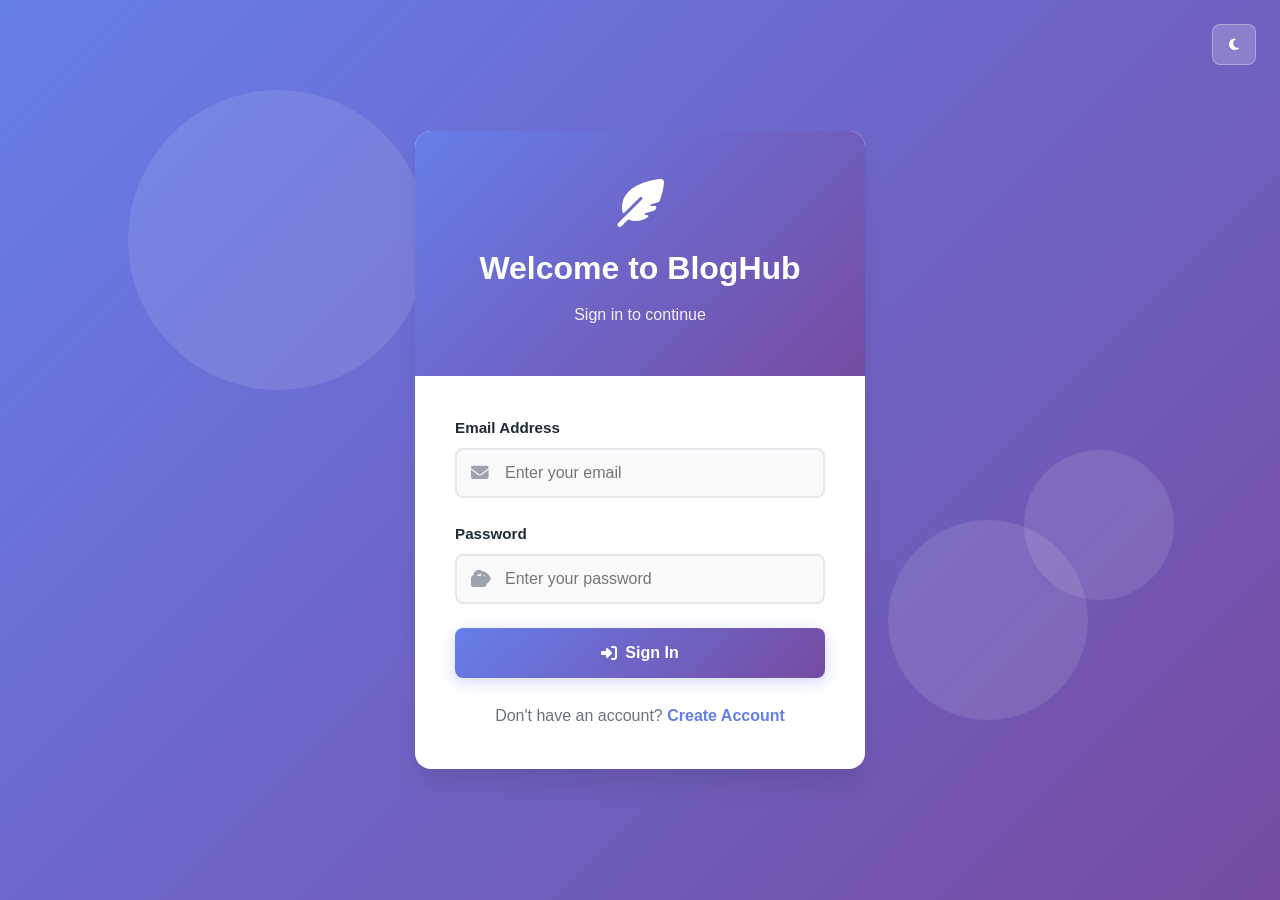
<file: src/main/resources/static/posts.html>
<!DOCTYPE html>
<html lang="en">
  <head>
    <script>(function(){var t=localStorage.getItem('theme');if(t)document.documentElement.setAttribute('data-theme',t);})();</script>
    <meta charset="UTF-8" />
    <meta name="viewport" content="width=device-width, initial-scale=1.0" />
    <title>All Posts - BlogHub</title>
    <link rel="stylesheet" href="css/style.css" />
    <link
      href="https://cdnjs.cloudflare.com/ajax/libs/font-awesome/6.5.0/css/all.min.css"
      rel="stylesheet"
    />
    <style>
      .posts-grid {
        display: grid;
        grid-template-columns: repeat(auto-fit, minmax(280px, 1fr));
        gap: 1.5rem;
        margin-top: 1.5rem;
      }

      .post-card {
        background: var(--bg-primary);
        border-radius: 12px;
        padding: 1.5rem;
        box-shadow: var(--shadow-md);
        transition: transform 0.2s, box-shadow 0.2s;
        border: 1px solid var(--border-color);
        cursor: pointer;
      }

      .post-card:hover {
        transform: translateY(-4px);
        box-shadow: var(--shadow-lg);
      }

      .post-meta {
        display: flex;
        justify-content: space-between;
        font-size: 0.85rem;
        margin-bottom: 0.5rem;
        color: var(--text-muted);
      }

      .post-category {
        background: var(--primary-color);
        padding: 0.2rem 0.5rem;
        border-radius: 4px;
        font-weight: bold;
        color: white;
      }

      .post-title {
        font-size: 1.3rem;
        margin-bottom: 0.5rem;
        color: var(--text-primary);
      }

      .post-excerpt {
        font-size: 0.95rem;
        color: var(--text-secondary);
        margin-bottom: 1rem;
      }

      .post-actions {
        display: flex;
        gap: 0.5rem;
        justify-content: flex-end;
      }

      .btn {
        border: none;
        border-radius: 6px;
        padding: 0.4rem 0.8rem;
        font-size: 0.85rem;
        cursor: pointer;
        transition: background 0.2s;
      }

      .btn-edit {
        background: var(--secondary-color);
        color: #fff;
      }

      .btn-edit:hover {
        background: #0d9668;
      }

      .btn-danger {
        background: var(--danger-color);
        color: #fff;
      }

      .btn-danger:hover {
        background: #dc2626;
      }

      .sort-box {
        margin-top: 1rem;
        text-align: center;
      }

      .sort-box label {
        color: var(--text-primary);
        margin-right: 0.5rem;
        font-weight: 500;
      }

      .sort-box select {
        padding: 0.5rem 1rem;
        border: 1px solid var(--border-color);
        border-radius: var(--radius-md);
        background: var(--bg-secondary);
        color: var(--text-primary);
        font-size: 0.95rem;
      }

      #pagination {
        margin-top: 2rem;
        text-align: center;
      }

      #pagination button {
        padding: 0.5rem 1rem;
        margin: 0 0.3rem;
        border: 1px solid var(--border-color);
        background: var(--bg-secondary);
        color: var(--text-primary);
        border-radius: var(--radius-md);
        cursor: pointer;
        transition: all 0.3s ease;
      }

      #pagination button:hover {
        background: var(--primary-color);
        color: white;
        border-color: var(--primary-color);
      }

      #pagination button.active {
        background: var(--primary-color);
        color: white;
        border-color: var(--primary-color);
      }
    </style>
  </head>
  <body>
    <!-- Navbar -->
    <header class="navbar">
      <div class="nav-container">
        <div class="nav-brand">
          <i class="fas fa-feather-alt"></i>
          <h1>BlogHub</h1>
        </div>
        <nav class="nav-menu">
          <a href="index.html" class="nav-link">Home</a>
          <a href="posts.html" class="nav-link active">All Posts</a>
          <a href="categories.html" class="nav-link">Categories</a>
          <a href="users.html" class="nav-link admin-only">Users</a>
          <a href="category-create.html" class="nav-link admin-only">Create Category</a>
          <a href="post-create.html" class="nav-link">Create Post</a>
        </nav>
        <div class="nav-actions">
          <button class="theme-toggle" onclick="toggleTheme()">
            <i class="fas fa-moon"></i>
          </button>
        </div>
      </div>
    </header>

    <!-- Main Content -->
    <main class="main-content">
      <section class="page-header">
        <h2>All Blog Posts</h2>
        <p>Explore posts and discover new topics</p>

        <div class="search-box">
          <input type="text" id="search-term" placeholder="Search posts..." />
          <i class="fas fa-search"></i>
        </div>

        <div class="sort-box">
          <label for="sort-select">Sort by:</label>
          <select id="sort-select">
            <option value="createdAt,desc">Newest First</option>
            <option value="createdAt,asc">Oldest First</option>
            <option value="title,asc">Title A-Z</option>
            <option value="title,desc">Title Z-A</option>
          </select>
        </div>
      </section>

      <section>
        <div class="posts-grid" id="posts-list"></div>
        <div id="pagination"></div>
      </section>
    </main>

    <div id="toast" class="toast"></div>

    <script src="js/main.js"></script>
    <script src="js/posts.js"></script>
    <script>
      // Check authentication on page load
      window.addEventListener('DOMContentLoaded', () => {
        if (!sessionStorage.getItem('userName')) {
          window.location.href = 'login.html';
        }
        updateNavbar();
        applyRoleBasedUI();
      });
    </script>
  </body>
</html>
</file>
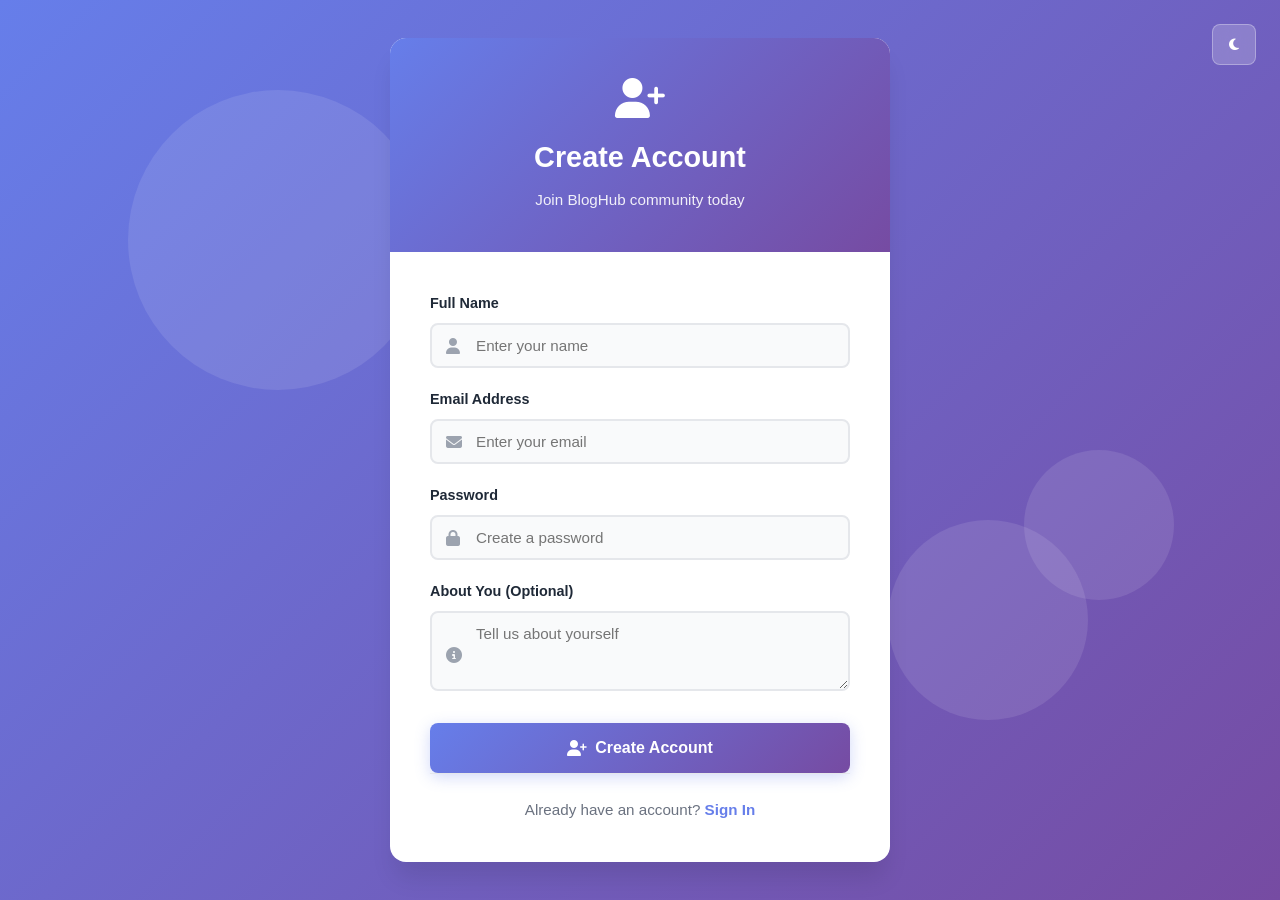
<file: src/main/resources/static/register.html>
<!DOCTYPE html>
<html lang="en">
<head>
    <script>(function(){var t=localStorage.getItem('theme');if(t)document.documentElement.setAttribute('data-theme',t);})();</script>
    <meta charset="UTF-8">
    <meta name="viewport" content="width=device-width, initial-scale=1.0">
    <title>BlogHub - Register</title>
    <link rel="stylesheet" href="css/style.css">
    <link href="https://cdnjs.cloudflare.com/ajax/libs/font-awesome/6.5.0/css/all.min.css" rel="stylesheet">
    <style>
        body {
            margin: 0;
            padding: 0;
        }

        .register-container {
            min-height: 100vh;
            display: flex;
            background: linear-gradient(135deg, #667eea 0%, #764ba2 100%);
            position: relative;
            overflow: hidden;
        }

        .bg-circle {
            position: absolute;
            border-radius: 50%;
            background: rgba(255, 255, 255, 0.1);
            animation: float 20s infinite ease-in-out;
        }

        .circle1 { width: 300px; height: 300px; top: 10%; left: 10%; animation-delay: 0s; }
        .circle2 { width: 200px; height: 200px; bottom: 20%; right: 15%; animation-delay: 5s; }
        .circle3 { width: 150px; height: 150px; top: 50%; left: 80%; animation-delay: 10s; }

        @keyframes float {
            0%, 100% { transform: translateY(0) rotate(0deg); }
            50% { transform: translateY(-30px) rotate(180deg); }
        }

        .register-wrapper {
            flex: 1;
            display: flex;
            align-items: center;
            justify-content: center;
            padding: 2rem;
            position: relative;
            z-index: 1;
        }

        .register-card {
            background: var(--bg-primary);
            border-radius: var(--radius-xl);
            box-shadow: var(--shadow-xl);
            width: 100%;
            max-width: 500px;
            overflow: hidden;
            animation: slideUp 0.5s ease;
        }

        @keyframes slideUp {
            from { opacity: 0; transform: translateY(30px); }
            to { opacity: 1; transform: translateY(0); }
        }

        .register-header {
            background: linear-gradient(135deg, #667eea 0%, #764ba2 100%);
            padding: 2.5rem 2rem;
            text-align: center;
            color: white;
        }

        .register-header i {
            font-size: 2.5rem;
            margin-bottom: 1rem;
        }

        .register-header h1 {
            font-size: 1.8rem;
            font-weight: 700;
            margin-bottom: 0.5rem;
        }

        .register-header p {
            opacity: 0.9;
            font-size: 0.95rem;
        }

        .register-body {
            padding: 2.5rem;
        }

        .form-group {
            margin-bottom: 1.25rem;
        }

        .form-group label {
            display: block;
            color: var(--text-primary);
            font-weight: 600;
            margin-bottom: 0.5rem;
            font-size: 0.9rem;
        }

        .input-wrapper {
            position: relative;
        }

        .input-wrapper i {
            position: absolute;
            left: 1rem;
            top: 50%;
            transform: translateY(-50%);
            color: var(--text-muted);
        }

        .form-group input,
        .form-group textarea {
            width: 100%;
            padding: 0.75rem 1rem 0.75rem 2.75rem;
            border: 2px solid var(--border-color);
            border-radius: var(--radius-md);
            background: var(--bg-secondary);
            color: var(--text-primary);
            font-size: 0.95rem;
            transition: all 0.3s ease;
            font-family: inherit;
        }

        .form-group textarea {
            resize: vertical;
            min-height: 80px;
        }

        .form-group input:focus,
        .form-group textarea:focus {
            outline: none;
            border-color: #667eea;
            background: var(--bg-primary);
            box-shadow: 0 0 0 3px rgba(102, 126, 234, 0.1);
        }

        .btn-register {
            width: 100%;
            padding: 1rem;
            background: linear-gradient(135deg, #667eea 0%, #764ba2 100%);
            color: white;
            border: none;
            border-radius: var(--radius-md);
            font-size: 1rem;
            font-weight: 600;
            cursor: pointer;
            transition: all 0.3s ease;
            box-shadow: 0 4px 15px rgba(102, 126, 234, 0.3);
            display: flex;
            align-items: center;
            justify-content: center;
            gap: 0.5rem;
            margin-top: 1.5rem;
        }

        .btn-register:hover {
            transform: translateY(-2px);
            box-shadow: 0 6px 20px rgba(102, 126, 234, 0.4);
        }

        .btn-register:disabled {
            opacity: 0.6;
            cursor: not-allowed;
            transform: none;
        }

        .alert {
            padding: 0.875rem 1rem;
            border-radius: var(--radius-md);
            margin-bottom: 1.5rem;
            font-size: 0.9rem;
            display: none;
            animation: slideIn 0.3s ease;
        }

        @keyframes slideIn {
            from { opacity: 0; transform: translateY(-10px); }
            to { opacity: 1; transform: translateY(0); }
        }

        .alert.show {
            display: flex;
            align-items: center;
            gap: 0.5rem;
        }

        .alert.error {
            background: rgba(239, 68, 68, 0.1);
            border: 1px solid var(--danger-color);
            color: var(--danger-color);
        }

        .alert.success {
            background: rgba(16, 185, 129, 0.1);
            border: 1px solid var(--secondary-color);
            color: var(--secondary-color);
        }

        .login-link {
            text-align: center;
            padding-top: 1.5rem;
            border-top: 1px solid var(--border-color);
            color: var(--text-secondary);
            font-size: 0.95rem;
        }

        .login-link a {
            color: #667eea;
            text-decoration: none;
            font-weight: 600;
            transition: color 0.3s ease;
        }

        .login-link a:hover {
            color: #764ba2;
        }

        .theme-toggle-register {
            position: fixed;
            top: 1.5rem;
            right: 1.5rem;
            background: rgba(255, 255, 255, 0.2);
            backdrop-filter: blur(10px);
            border: 1px solid rgba(255, 255, 255, 0.3);
            border-radius: var(--radius-md);
            padding: 0.75rem 1rem;
            cursor: pointer;
            color: white;
            transition: all 0.3s ease;
            z-index: 100;
        }

        .theme-toggle-register:hover {
            background: rgba(255, 255, 255, 0.3);
        }
    </style>
</head>
<body>
    <div class="register-container">
        <div class="bg-circle circle1"></div>
        <div class="bg-circle circle2"></div>
        <div class="bg-circle circle3"></div>

        <button class="theme-toggle-register" onclick="toggleTheme()">
            <i class="fas fa-moon"></i>
        </button>

        <div class="register-wrapper">
            <div class="register-card">
                <div class="register-header">
                    <i class="fas fa-user-plus"></i>
                    <h1>Create Account</h1>
                    <p>Join BlogHub community today</p>
                </div>

                <div class="register-body">
                    <div id="alert" class="alert"></div>

                    <form id="registerForm">
                        <div class="form-group">
                            <label for="name">Full Name</label>
                            <div class="input-wrapper">
                                <i class="fas fa-user"></i>
                                <input type="text" id="name" placeholder="Enter your name" required>
                            </div>
                        </div>

                        <div class="form-group">
                            <label for="email">Email Address</label>
                            <div class="input-wrapper">
                                <i class="fas fa-envelope"></i>
                                <input type="email" id="email" placeholder="Enter your email" required>
                            </div>
                        </div>

                        <div class="form-group">
                            <label for="password">Password</label>
                            <div class="input-wrapper">
                                <i class="fas fa-lock"></i>
                                <input type="password" id="password" placeholder="Create a password" required>
                            </div>
                        </div>

                        <div class="form-group">
                            <label for="about">About You (Optional)</label>
                            <div class="input-wrapper">
                                <i class="fas fa-info-circle"></i>
                                <textarea id="about" placeholder="Tell us about yourself"></textarea>
                            </div>
                        </div>

                        <button type="submit" class="btn-register" id="registerBtn">
                            <i class="fas fa-user-plus"></i>
                            <span>Create Account</span>
                        </button>
                    </form>

                    <div class="login-link">
                        Already have an account? <a href="login.html">Sign In</a>
                    </div>
                </div>
            </div>
        </div>
    </div>

    <script src="js/main.js"></script>
    <script>
        initTheme();

        document.getElementById('registerForm').addEventListener('submit', async (e) => {
            e.preventDefault();

            const name = document.getElementById('name').value;
            const email = document.getElementById('email').value;
            const password = document.getElementById('password').value;
            const about = document.getElementById('about').value;
            const registerBtn = document.getElementById('registerBtn');
            const alert = document.getElementById('alert');

            registerBtn.disabled = true;
            registerBtn.innerHTML = '<i class="fas fa-spinner fa-spin"></i> <span>Creating Account...</span>';

            try {
                const response = await fetch('http://localhost:8082/api/auth/register', {
                    method: 'POST',
                    headers: { 'Content-Type': 'application/json' },
                    credentials: 'include', // ← Include credentials for session
                    body: JSON.stringify({ name, email, password, about })
                });

                if (!response.ok) {
                    const error = await response.json().catch(() => ({ message: 'Registration failed' }));
                    throw new Error(error.message || 'Registration failed');
                }

                alert.innerHTML = '<i class="fas fa-check-circle"></i> Account created! Redirecting to login...';
                alert.className = 'alert success show';

                setTimeout(() => {
                    window.location.href = 'login.html';
                }, 2000);

            } catch (error) {
                console.error('Registration error:', error);
                alert.innerHTML = '<i class="fas fa-exclamation-circle"></i> ' + error.message;
                alert.className = 'alert error show';

                registerBtn.disabled = false;
                registerBtn.innerHTML = '<i class="fas fa-user-plus"></i> <span>Create Account</span>';
            }
        });
    </script>
</body>
</html>
</file>
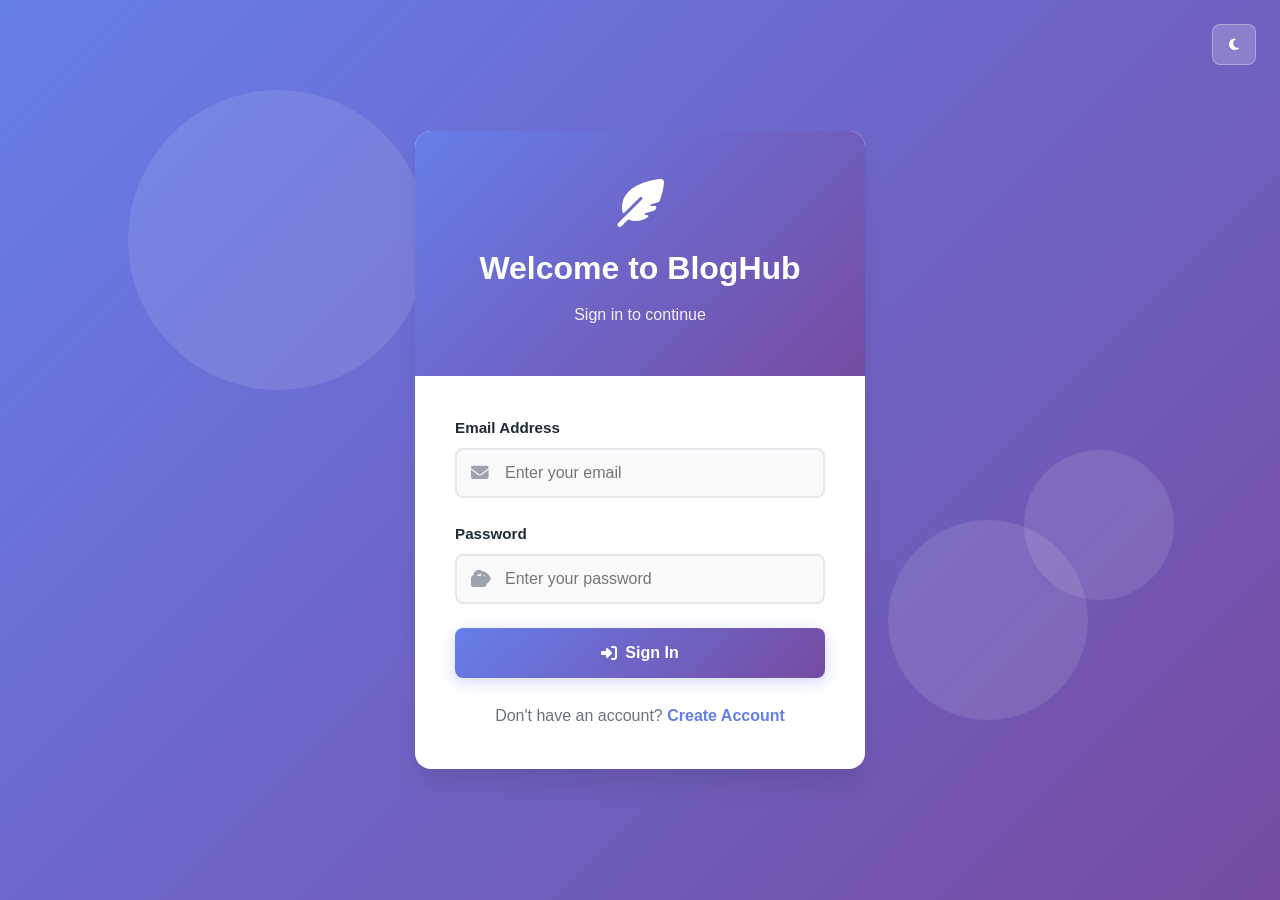
<file: src/main/resources/static/user-create.html>
<!DOCTYPE html>
<html lang="en">
  <head>
    <script>(function(){var t=localStorage.getItem('theme');if(t)document.documentElement.setAttribute('data-theme',t);})();</script>
    <meta charset="UTF-8" />
    <meta name="viewport" content="width=device-width, initial-scale=1.0" />
    <title>BlogHub - Create User</title>
    <link rel="stylesheet" href="css/style.css" />
    <link
      href="https://cdnjs.cloudflare.com/ajax/libs/font-awesome/6.5.0/css/all.min.css"
      rel="stylesheet"
    />
    <style>
      .form-container {
        max-width: 600px;
        margin: 2rem auto;
        padding: 2.5rem;
        background: var(--bg-primary);
        border-radius: var(--radius-xl);
        box-shadow: var(--shadow-lg);
        border: 1px solid var(--border-color);
      }

      .form-container h2 {
        text-align: center;
        margin-bottom: 2rem;
        color: var(--primary-color);
        font-size: 2rem;
        font-weight: 700;
      }

      .form-group {
        margin-bottom: 1.5rem;
      }

      .form-group label {
        display: block;
        font-weight: 600;
        margin-bottom: 0.5rem;
        color: var(--text-primary);
        font-size: 0.95rem;
      }

      .form-group input,
      .form-group textarea {
        width: 100%;
        padding: 0.875rem 1rem;
        border: 2px solid var(--border-color);
        border-radius: var(--radius-md);
        font-size: 1rem;
        transition: all 0.3s ease;
        background: var(--bg-secondary);
        color: var(--text-primary);
        font-family: inherit;
      }

      .form-group textarea {
        min-height: 100px;
        resize: vertical;
      }

      .form-group input:focus,
      .form-group textarea:focus {
        border-color: var(--primary-color);
        box-shadow: 0 0 0 3px rgba(59, 130, 246, 0.1);
        outline: none;
        background: var(--bg-primary);
      }

      .btn-submit {
        margin-top: 1.5rem;
        width: 100%;
        padding: 1rem;
        background: var(--primary-color);
        color: white;
        border: none;
        border-radius: var(--radius-md);
        font-size: 1.1rem;
        font-weight: 600;
        cursor: pointer;
        transition: all 0.3s ease;
        display: flex;
        align-items: center;
        justify-content: center;
        gap: 0.5rem;
      }

      .btn-submit:hover {
        background: var(--primary-dark);
        transform: translateY(-2px);
        box-shadow: var(--shadow-md);
      }

      #alert-container {
        margin-bottom: 1.5rem;
      }

      .alert {
        padding: 0.875rem 1rem;
        border-radius: var(--radius-md);
        font-size: 0.95rem;
        margin-bottom: 1rem;
      }

      .alert.success {
        background: rgba(16, 185, 129, 0.1);
        border: 1px solid var(--secondary-color);
        color: var(--secondary-color);
      }

      .alert.error {
        background: rgba(239, 68, 68, 0.1);
        border: 1px solid var(--danger-color);
        color: var(--danger-color);
      }
    </style>
  </head>
  <body>
    <!-- Navbar -->
    <header class="navbar">
      <div class="nav-container">
        <div class="nav-brand">
          <i class="fas fa-feather-alt"></i>
          <h1>BlogHub</h1>
        </div>
        <nav class="nav-menu">
          <a href="index.html" class="nav-link">Home</a>
          <a href="posts.html" class="nav-link">All Posts</a>
          <a href="categories.html" class="nav-link">Categories</a>
          <a href="users.html" class="nav-link admin-only">Users</a>
          <a href="category-create.html" class="nav-link admin-only">Create Category</a>
          <a href="post-create.html" class="nav-link">Create Post</a>
        </nav>
        <div class="nav-actions">
          <button class="theme-toggle" onclick="toggleTheme()">
            <i class="fas fa-moon"></i>
          </button>
        </div>
      </div>
    </header>

    <div id="toast" class="toast"></div>

    <main class="form-container">
      <h2><i class="fas fa-user-plus"></i> Create New User</h2>

      <div id="alert-container"></div>

      <form id="user-form">
        <div class="form-group">
          <label for="name">Full Name</label>
          <input type="text" id="name" placeholder="Enter full name" required />
        </div>

        <div class="form-group">
          <label for="email">Email Address</label>
          <input type="email" id="email" placeholder="Enter email address" required />
        </div>

        <div class="form-group">
          <label for="password">Password</label>
          <input type="password" id="password" placeholder="Enter password" required />
        </div>

        <div class="form-group">
          <label for="about">About (Optional)</label>
          <textarea id="about" placeholder="Tell us about yourself..."></textarea>
        </div>

        <button type="submit" class="btn-submit">
          <i class="fas fa-check"></i>
          <span>Create User</span>
        </button>
      </form>
    </main>

    <script src="js/main.js"></script>
    <script src="js/user-create.js"></script>
    <script>
      // Check authentication on page load
      window.addEventListener('DOMContentLoaded', () => {
        if (!sessionStorage.getItem('userName')) {
          window.location.href = 'login.html';
        }
        
        // Check if user is admin
        if (sessionStorage.getItem('userRole') !== 'ADMIN') {
          alert('Access denied. Admin only.');
          window.location.href = 'index.html';
        }
        
        updateNavbar();
        applyRoleBasedUI();
      });
    </script>
  </body>
</html>
</file>
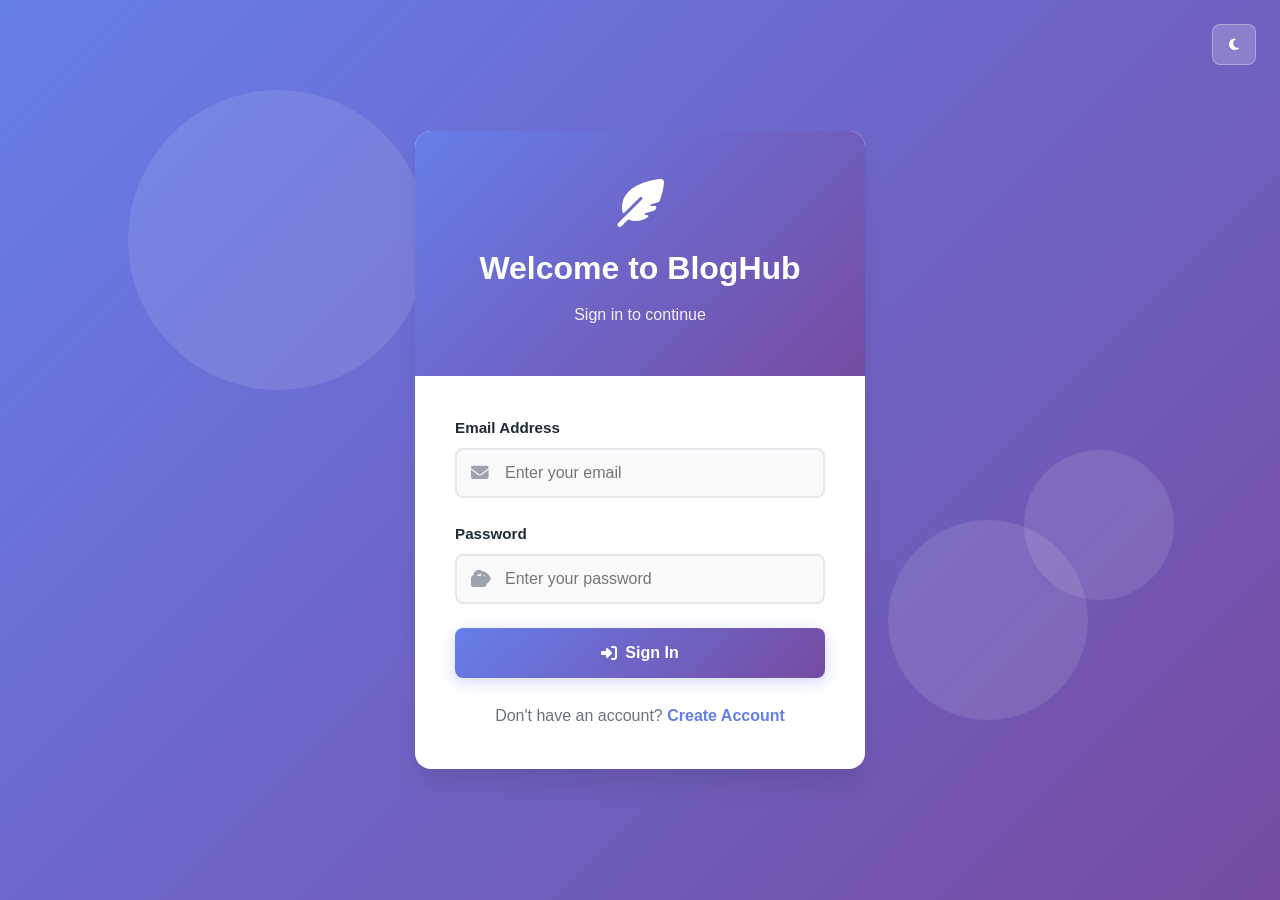
<file: src/main/resources/static/users.html>
<!DOCTYPE html>
<html lang="en">
  <head>
    <script>(function(){var t=localStorage.getItem('theme');if(t)document.documentElement.setAttribute('data-theme',t);})();</script>
    <meta charset="UTF-8" />
    <meta name="viewport" content="width=device-width, initial-scale=1.0" />
    <title>BlogHub - Users</title>
    <link rel="stylesheet" href="css/style.css" />
    <link
      href="https://cdnjs.cloudflare.com/ajax/libs/font-awesome/6.5.0/css/all.min.css"
      rel="stylesheet"
    />
    <style>
      #users-list {
        display: grid;
        grid-template-columns: repeat(auto-fit, minmax(280px, 1fr));
        gap: 1.5rem;
        margin-bottom: 2rem;
      }

      .user-card {
        background: var(--bg-primary);
        border-radius: var(--radius-lg);
        box-shadow: var(--shadow-md);
        padding: 1.5rem;
        text-align: left;
        transition: transform 0.2s, box-shadow 0.2s;
        border: 1px solid var(--border-color);
      }

      .user-card:hover {
        transform: translateY(-4px);
        box-shadow: var(--shadow-lg);
      }

      .user-card h3 {
        font-size: 1.3rem;
        margin-bottom: 0.75rem;
        color: var(--primary-color);
      }

      .user-card p {
        margin: 0.5rem 0;
        color: var(--text-secondary);
        font-size: 0.95rem;
      }

      .user-card strong {
        color: var(--text-primary);
      }

      .user-post-count {
        font-weight: bold;
        color: var(--primary-color);
        margin-top: 0.75rem;
        padding: 0.5rem;
        background: var(--bg-secondary);
        border-radius: var(--radius-sm);
        text-align: center;
      }

      .user-actions {
        display: flex;
        justify-content: flex-end;
        margin-top: 1rem;
      }

      .btn-danger {
        background: var(--danger-color);
        color: white;
        border: none;
        padding: 0.5rem 1rem;
        border-radius: var(--radius-md);
        cursor: pointer;
        font-weight: 600;
        font-size: 0.9rem;
        transition: all 0.3s ease;
        display: inline-flex;
        align-items: center;
        gap: 0.5rem;
      }

      .btn-danger:hover {
        background: #dc2626;
        transform: translateY(-2px);
      }

      .create-user-btn {
        display: inline-flex;
        align-items: center;
        gap: 0.5rem;
        padding: 0.875rem 1.5rem;
        background: var(--primary-color);
        color: white;
        text-decoration: none;
        border-radius: var(--radius-md);
        font-weight: 600;
        transition: all 0.3s ease;
      }

      .create-user-btn:hover {
        background: var(--primary-dark);
        transform: translateY(-2px);
      }
    </style>
  </head>
  <body>
    <!-- Navbar -->
    <header class="navbar">
      <div class="nav-container">
        <div class="nav-brand">
          <i class="fas fa-feather-alt"></i>
          <h1>BlogHub</h1>
        </div>
        <nav class="nav-menu">
          <a href="index.html" class="nav-link">Home</a>
          <a href="posts.html" class="nav-link">All Posts</a>
          <a href="categories.html" class="nav-link">Categories</a>
          <a href="users.html" class="nav-link active admin-only">Users</a>
          <a href="category-create.html" class="nav-link admin-only">Create Category</a>
          <a href="post-create.html" class="nav-link">Create Post</a>
        </nav>
        <div class="nav-actions">
          <button class="theme-toggle" onclick="toggleTheme()">
            <i class="fas fa-moon"></i>
          </button>
        </div>
      </div>
    </header>

    <main class="main-content">
      <section class="page-header">
        <h1>All Users</h1>
        <p>Manage blog users and authors</p>
        <div style="margin-top: 1.5rem;">
          <a href="user-create.html" class="create-user-btn admin-only">
            <i class="fas fa-user-plus"></i> Create New User
          </a>
        </div>
      </section>

      <div id="alert-container"></div>

      <section id="users-list"></section>
    </main>

    <div id="toast" class="toast"></div>

    <script src="js/main.js"></script>
    <script src="js/users.js"></script>
    <script>
      // Check authentication on page load
      window.addEventListener('DOMContentLoaded', () => {
        if (!sessionStorage.getItem('userName')) {
          window.location.href = 'login.html';
        }
        
        // Check if user is admin
        if (sessionStorage.getItem('userRole') !== 'ADMIN') {
          alert('Access denied. Admin only.');
          window.location.href = 'index.html';
        }
        
        updateNavbar();
        applyRoleBasedUI();
      });
    </script>
  </body>
</html>
</file>
<file: src/main/resources/static/css/style.css>
:root {
  --primary-color: #3b82f6;
  --primary-dark: #2563eb;
  --secondary-color: #10b981;
  --accent-color: #f59e0b;
  --danger-color: #ef4444;
  --text-primary: #1f2937;
  --text-secondary: #6b7280;
  --text-muted: #9ca3af;
  --bg-primary: #ffffff;
  --bg-secondary: #f9fafb;
  --bg-tertiary: #f3f4f6;
  --border-color: #e5e7eb;
  --navbar-bg: rgba(255, 255, 255, 0.95);
  --shadow-sm: 0 1px 2px 0 rgb(0 0 0 / 0.05);
  --shadow-md: 0 4px 6px -1px rgb(0 0 0 / 0.1);
  --shadow-lg: 0 10px 15px -3px rgb(0 0 0 / 0.1);
  --shadow-xl: 0 20px 25px -5px rgb(0 0 0 / 0.1);
  --radius-sm: 6px;
  --radius-md: 8px;
  --radius-lg: 12px;
  --radius-xl: 16px;
}

[data-theme="dark"] {
  --text-primary: #f9fafb;
  --text-secondary: #d1d5db;
  --text-muted: #9ca3af;
  --bg-primary: #111827;
  --bg-secondary: #1f2937;
  --bg-tertiary: #374151;
  --border-color: #374151;
  --navbar-bg: rgba(17, 24, 39, 0.95);
}

* {
  margin: 0;
  padding: 0;
  box-sizing: border-box;
}

body {
  font-family: "Inter", -apple-system, BlinkMacSystemFont, "Segoe UI",
    sans-serif;
  line-height: 1.6;
  color: var(--text-primary);
  background-color: var(--bg-primary);
  transition: all 0.3s ease;
}

/* Navigation */
.navbar {
  background: var(--navbar-bg);
  border-bottom: 1px solid var(--border-color);
  position: sticky;
  top: 0;
  z-index: 100;
  backdrop-filter: blur(10px);
}

.nav-container {
  max-width: 1200px;
  margin: 0 auto;
  display: flex;
  justify-content: space-between;
  align-items: center;
  padding: 1rem 2rem;
}

.nav-brand {
  display: flex;
  align-items: center;
  gap: 0.75rem;
  font-size: 1rem;
  font-weight: 700;
  color: var(--primary-color);
}

.nav-menu {
  display: flex;
  gap: 2rem;
}

.nav-link {
  color: var(--text-secondary);
  text-decoration: none;
  font-weight: 500;
  padding: 0.5rem 1rem;
  border-radius: var(--radius-md);
  transition: all 0.3s ease;
  position: relative;
}

.nav-link:hover,
.nav-link.active {
  color: var(--primary-color);
  background-color: var(--bg-secondary);
}

.nav-actions {
  display: flex;
  align-items: center;
  gap: 1rem;
}

/* Page Header */
.page-header {
  text-align: center;
  padding: 3rem 0;
  border-bottom: 1px solid var(--border-color);
  margin-bottom: 3rem;
}

.page-header h1 {
  font-size: 3rem;
  font-weight: 700;
  color: var(--text-primary);
  margin-bottom: 0.5rem;
}

.page-header p {
  font-size: 1.1rem;
  color: var(--text-secondary);
  margin-bottom: 2rem;
}

.search-box {
  max-width: 400px;
  margin: 0 auto;
  position: relative;
}

.search-box input {
  width: 100%;
  padding: 0.75rem 2.5rem 0.75rem 1rem;
  border: 1px solid var(--border-color);
  border-radius: var(--radius-lg);
  background: var(--bg-secondary);
  color: var(--text-primary);
  font-size: 1rem;
  transition: all 0.3s ease;
}

.search-box input:focus {
  outline: none;
  border-color: var(--primary-color);
  box-shadow: 0 0 0 3px rgba(59, 130, 246, 0.1);
}

.search-box i {
  position: absolute;
  right: 1rem;
  top: 50%;
  transform: translateY(-50%);
  color: var(--text-muted);
}

.theme-toggle {
  background: var(--bg-secondary);
  border: 1px solid var(--border-color);
  border-radius: var(--radius-md);
  padding: 0.5rem;
  cursor: pointer;
  color: var(--text-secondary);
  transition: all 0.3s ease;
}

.theme-toggle:hover {
  background: var(--bg-tertiary);
  color: var(--primary-color);
}

/* Main Content */
.main-content {
  max-width: 1200px;
  margin: 0 auto;
  padding: 0 2rem;
}

.page {
  animation: fadeIn 0.5s ease-in;
}

@keyframes fadeIn {
  from {
    opacity: 0;
    transform: translateY(20px);
  }
  to {
    opacity: 1;
    transform: translateY(0);
  }
}

/* Hero Section */
.hero-section {
  padding: 4rem 0;
  text-align: center;
  background: linear-gradient(
    135deg,
    var(--bg-secondary) 0%,
    var(--bg-tertiary) 100%
  );
  border-radius: var(--radius-xl);
  margin: 2rem 0;
  position: relative;
  overflow: hidden;
}

.hero-content h1 {
  font-size: 3.5rem;
  font-weight: 700;
  color: var(--text-primary);
  margin-bottom: 1rem;
  line-height: 1.2;
}

.hero-content p {
  font-size: 1.25rem;
  color: var(--text-secondary);
  margin-bottom: 2rem;
  max-width: 600px;
  margin-left: auto;
  margin-right: auto;
}

.hero-btn {
  background: var(--primary-color);
  color: white;
  border: none;
  padding: 1rem 2rem;
  border-radius: var(--radius-lg);
  font-size: 1.1rem;
  font-weight: 600;
  cursor: pointer;
  display: inline-flex;
  align-items: center;
  gap: 0.5rem;
  transition: all 0.3s ease;
  box-shadow: var(--shadow-md);
}

.hero-btn:hover {
  background: var(--primary-dark);
  transform: translateY(-2px);
  box-shadow: var(--shadow-lg);
}

.hero-stats {
  display: flex;
  justify-content: center;
  gap: 3rem;
  margin-top: 3rem;
}

.stat-card {
  text-align: center;
}

.stat-number {
  font-size: 2.5rem;
  font-weight: 700;
  color: var(--primary-color);
}

.stat-label {
  color: var(--text-secondary);
  font-weight: 500;
}

/* Sections */
.featured-posts,
.section {
  margin: 4rem 0;
}

.section-header {
  text-align: center;
  margin-bottom: 3rem;
}

.section-header h2 {
  font-size: 2.5rem;
  font-weight: 700;
  color: var(--text-primary);
  margin-bottom: 0.5rem;
}

.section-header p {
  font-size: 1.1rem;
  color: var(--text-secondary);
}

/* Page Headers */
.page-header {
  text-align: center;
  padding: 3rem 0;
  border-bottom: 1px solid var(--border-color);
  margin-bottom: 3rem;
}

.page-header h1 {
  font-size: 3rem;
  font-weight: 700;
  color: var(--text-primary);
  margin-bottom: 0.5rem;
}

.page-header p {
  font-size: 1.1rem;
  color: var(--text-secondary);
}

/* Posts Grid */
.posts-grid {
  display: grid;
  grid-template-columns: repeat(auto-fill, minmax(350px, 1fr));
  gap: 2rem;
  margin-top: 2rem;
}

.post-card {
  background: var(--bg-primary);
  border-radius: var(--radius-lg);
  overflow: hidden;
  box-shadow: var(--shadow-md);
  transition: all 0.3s ease;
  cursor: pointer;
  border: 1px solid var(--border-color);
}

.post-card:hover {
  transform: translateY(-5px);
  box-shadow: var(--shadow-xl);
}

.post-image {
  width: 100%;
  height: 200px;
  object-fit: cover;
  background-color: var(--bg-secondary);
}

.post-info {
  padding: 1.5rem;
}

.post-meta {
  display: flex;
  align-items: center;
  gap: 1rem;
  margin-bottom: 1rem;
}

.post-category {
  background: var(--primary-color);
  color: white;
  padding: 0.25rem 0.75rem;
  border-radius: var(--radius-sm);
  font-size: 0.8rem;
  font-weight: 600;
}

.post-date {
  color: var(--text-muted);
  font-size: 0.9rem;
}

.post-title {
  font-size: 1.3rem;
  font-weight: 600;
  color: var(--text-primary);
  margin-bottom: 0.75rem;
  line-height: 1.4;
}

.post-excerpt {
  color: var(--text-secondary);
  line-height: 1.6;
  margin-bottom: 1rem;
}

.post-author {
  display: flex;
  align-items: center;
  gap: 0.75rem;
  padding-top: 1rem;
  border-top: 1px solid var(--border-color);
}

.author-avatar {
  width: 32px;
  height: 32px;
  border-radius: 50%;
  object-fit: cover;
}

.author-name {
  font-weight: 500;
  color: var(--text-primary);
  font-size: 0.9rem;
}

/* Single Post Styles */
.post-article {
  max-width: 800px;
  margin: 0 auto;
  background: var(--bg-primary);
  border-radius: var(--radius-lg);
  overflow: hidden;
  box-shadow: var(--shadow-lg);
  margin-top: 2rem;
}

.post-header {
  padding: 2rem;
  text-align: center;
}

.post-header .post-title {
  font-size: 2.5rem;
  font-weight: 700;
  margin: 1rem 0;
  line-height: 1.3;
}

.post-header .post-author {
  justify-content: center;
  margin-top: 2rem;
  padding-top: 2rem;
}

.post-header .author-avatar {
  width: 48px;
  height: 48px;
}

.author-info {
  text-align: left;
}

.author-bio {
  color: var(--text-muted);
  font-size: 0.9rem;
}

.post-featured-image img {
  width: 100%;
  height: 400px;
  object-fit: cover;
}

.post-content {
  padding: 3rem;
  line-height: 1.8;
  font-size: 1.1rem;
}

.post-content h2 {
  margin: 2rem 0 1rem;
  color: var(--text-primary);
}

.post-content h3 {
  margin: 1.5rem 0 0.75rem;
  color: var(--text-primary);
}

.post-content p {
  margin-bottom: 1.5rem;
}

.post-content ul,
.post-content ol {
  margin: 1rem 0 1.5rem 2rem;
}

.post-content li {
  margin-bottom: 0.5rem;
}

.post-content code {
  background: var(--bg-secondary);
  padding: 0.2rem 0.4rem;
  border-radius: var(--radius-sm);
  font-family: "Monaco", "Consolas", monospace;
  font-size: 0.9em;
}

.post-content pre {
  background: var(--bg-secondary);
  padding: 1rem;
  border-radius: var(--radius-md);
  overflow-x: auto;
  margin: 1.5rem 0;
}

/* Comments Section */
.comments-section {
  max-width: 800px;
  margin: 3rem auto;
  background: var(--bg-primary);
  border-radius: var(--radius-lg);
  padding: 2rem;
  box-shadow: var(--shadow-md);
}

.comments-header {
  display: flex;
  justify-content: space-between;
  align-items: center;
  margin-bottom: 2rem;
  padding-bottom: 1rem;
  border-bottom: 1px solid var(--border-color);
}

.comments-count {
  color: var(--text-muted);
}

.comment-form {
  margin-bottom: 3rem;
}

.form-group {
  margin-bottom: 1rem;
}

.form-group input,
.form-group textarea {
  width: 100%;
  padding: 0.75rem;
  border: 1px solid var(--border-color);
  border-radius: var(--radius-md);
  background: var(--bg-secondary);
  color: var(--text-primary);
  font-size: 1rem;
  transition: all 0.3s ease;
}

.form-group textarea {
  min-height: 120px;
  resize: vertical;
}

.form-group input:focus,
.form-group textarea:focus {
  outline: none;
  border-color: var(--primary-color);
  box-shadow: 0 0 0 3px rgba(59, 130, 246, 0.1);
}

.comment-item {
  padding: 1.5rem 0;
  border-bottom: 1px solid var(--border-color);
}

.comment-header {
  display: flex;
  align-items: center;
  gap: 1rem;
  margin-bottom: 0.75rem;
}

.comment-author {
  font-weight: 600;
  color: var(--text-primary);
}

.comment-date {
  color: var(--text-muted);
  font-size: 0.9rem;
}

.comment-content {
  color: var(--text-secondary);
  line-height: 1.6;
}

/* Admin Styles */
.admin-header {
  text-align: center;
  padding: 2rem 0;
  border-bottom: 1px solid var(--border-color);
  margin-bottom: 2rem;
}

.admin-tabs {
  display: flex;
  gap: 1rem;
  margin-bottom: 2rem;
  border-bottom: 1px solid var(--border-color);
}

.tab-btn {
  background: none;
  border: none;
  padding: 1rem 2rem;
  cursor: pointer;
  color: var(--text-secondary);
  font-weight: 500;
  border-bottom: 2px solid transparent;
  transition: all 0.3s ease;
}

.tab-btn.active {
  color: var(--primary-color);
  border-bottom-color: var(--primary-color);
}

.admin-actions {
  display: flex;
  justify-content: space-between;
  align-items: center;
  margin-bottom: 2rem;
}

.admin-list {
  display: grid;
  gap: 1rem;
}

.admin-item {
  background: var(--bg-secondary);
  padding: 1.5rem;
  border-radius: var(--radius-md);
  display: flex;
  justify-content: space-between;
  align-items: center;
  border: 1px solid var(--border-color);
}

.admin-item-info h4 {
  color: var(--text-primary);
  margin-bottom: 0.25rem;
}

.admin-item-info p {
  color: var(--text-muted);
  font-size: 0.9rem;
}

.admin-actions-btn {
  display: flex;
  gap: 0.5rem;
}

/* Buttons */
.btn-primary {
  background: var(--primary-color);
  color: white;
  border: none;
  padding: 0.75rem 1.5rem;
  border-radius: var(--radius-md);
  font-weight: 600;
  cursor: pointer;
  transition: all 0.3s ease;
  display: inline-flex;
  align-items: center;
  gap: 0.5rem;
}

.btn-primary:hover {
  background: var(--primary-dark);
  transform: translateY(-1px);
}

.btn-secondary {
  background: var(--bg-secondary);
  color: var(--text-primary);
  border: 1px solid var(--border-color);
  padding: 0.75rem 1.5rem;
  border-radius: var(--radius-md);
  font-weight: 500;
  cursor: pointer;
  transition: all 0.3s ease;
}

.btn-danger {
  background: var(--danger-color);
  color: white;
  border: none;
  padding: 0.5rem 1rem;
  border-radius: var(--radius-md);
  font-weight: 500;
  cursor: pointer;
  transition: all 0.3s ease;
}

.btn-sm {
  padding: 0.5rem 1rem;
  font-size: 0.9rem;
}

/* Modal */
.modal {
  position: fixed;
  top: 0;
  left: 0;
  width: 100%;
  height: 100%;
  background: rgba(0, 0, 0, 0.5);
  display: flex;
  justify-content: center;
  align-items: center;
  z-index: 1000;
}

.modal-content {
  background: var(--bg-primary);
  border-radius: var(--radius-lg);
  max-width: 600px;
  width: 90%;
  max-height: 90vh;
  overflow-y: auto;
  box-shadow: var(--shadow-xl);
}

.modal-header {
  display: flex;
  justify-content: space-between;
  align-items: center;
  padding: 2rem 2rem 1rem;
  border-bottom: 1px solid var(--border-color);
}

.modal-close {
  background: none;
  border: none;
  color: var(--text-muted);
  cursor: pointer;
  padding: 0.5rem;
  border-radius: var(--radius-md);
}

.modal-body {
  padding: 2rem;
}

/* Loading Spinner */
.loading-spinner {
  display: flex;
  flex-direction: column;
  align-items: center;
  justify-content: center;
  padding: 4rem 2rem;
  color: var(--text-muted);
}

.loading-spinner i {
  font-size: 2rem;
  margin-bottom: 1rem;
  color: var(--primary-color);
}

/* Toast Notifications */
.toast {
  position: fixed;
  top: 20px;
  right: 20px;
  padding: 1rem 1.5rem;
  border-radius: var(--radius-md);
  color: white;
  font-weight: 600;
  transform: translateX(400px);
  transition: transform 0.3s ease;
  z-index: 1000;
  box-shadow: var(--shadow-lg);
}

.toast.show {
  transform: translateX(0);
}

.toast.success {
  background: var(--secondary-color);
}

.toast.error {
  background: var(--danger-color);
}

.toast.info {
  background: var(--primary-color);
}

/* Filters */
.posts-filters {
  display: flex;
  gap: 1rem;
  margin-bottom: 2rem;
  padding: 1.5rem;
  background: var(--bg-secondary);
  border-radius: var(--radius-lg);
}

.posts-filters select {
  padding: 0.5rem 1rem;
  border: 1px solid var(--border-color);
  border-radius: var(--radius-md);
  background: var(--bg-primary);
  color: var(--text-primary);
}

.filter-clear {
  background: var(--bg-primary);
  border: 1px solid var(--border-color);
  padding: 0.5rem 1rem;
  border-radius: var(--radius-md);
  cursor: pointer;
  color: var(--text-secondary);
  transition: all 0.3s ease;
}

.filter-clear:hover {
  background: var(--bg-tertiary);
}

/* Categories and Authors Grids */
.categories-grid,
.authors-grid {
  display: grid;
  grid-template-columns: repeat(auto-fill, minmax(300px, 1fr));
  gap: 2rem;
  margin-top: 2rem;
}

.category-card,
.author-card {
  background: var(--bg-secondary);
  padding: 2rem;
  border-radius: var(--radius-lg);
  text-align: center;
  border: 1px solid var(--border-color);
  cursor: pointer;
  transition: all 0.3s ease;
}

.category-card:hover,
.author-card:hover {
  transform: translateY(-2px);
  box-shadow: var(--shadow-md);
}

.category-color {
  width: 4rem;
  height: 4rem;
  border-radius: 50%;
  margin: 0 auto 1rem;
  display: flex;
  align-items: center;
  justify-content: center;
  font-size: 1.5rem;
  color: white;
  font-weight: 600;
}

.author-card .author-avatar {
  width: 80px;
  height: 80px;
  margin: 0 auto 1rem;
}

/* Responsive Design */
@media (max-width: 768px) {
  .nav-container {
    flex-direction: column;
    gap: 1rem;
  }

  .nav-menu {
    flex-wrap: wrap;
    justify-content: center;
  }

  .search-box input {
    width: 200px;
  }

  .hero-content h1 {
    font-size: 2.5rem;
  }

  .hero-stats {
    flex-direction: column;
    gap: 1rem;
  }

  .posts-grid {
    grid-template-columns: 1fr;
  }

  .posts-filters {
    flex-direction: column;
  }

  .admin-tabs {
    flex-wrap: wrap;
  }

  .admin-item {
    flex-direction: column;
    align-items: flex-start;
    gap: 1rem;
  }

  .post-content {
    padding: 2rem 1.5rem;
  }

  .comments-section {
    margin: 2rem 1rem;
    padding: 1.5rem;
  }
}

@media (max-width: 480px) {
  .main-content {
    padding: 0 1rem;
  }

  .hero-content h1 {
    font-size: 2rem;
  }

  .page-header h1 {
    font-size: 2rem;
  }

  .modal-content {
    width: 95%;
  }

  .modal-body {
    padding: 1rem;
  }
}
</file>
